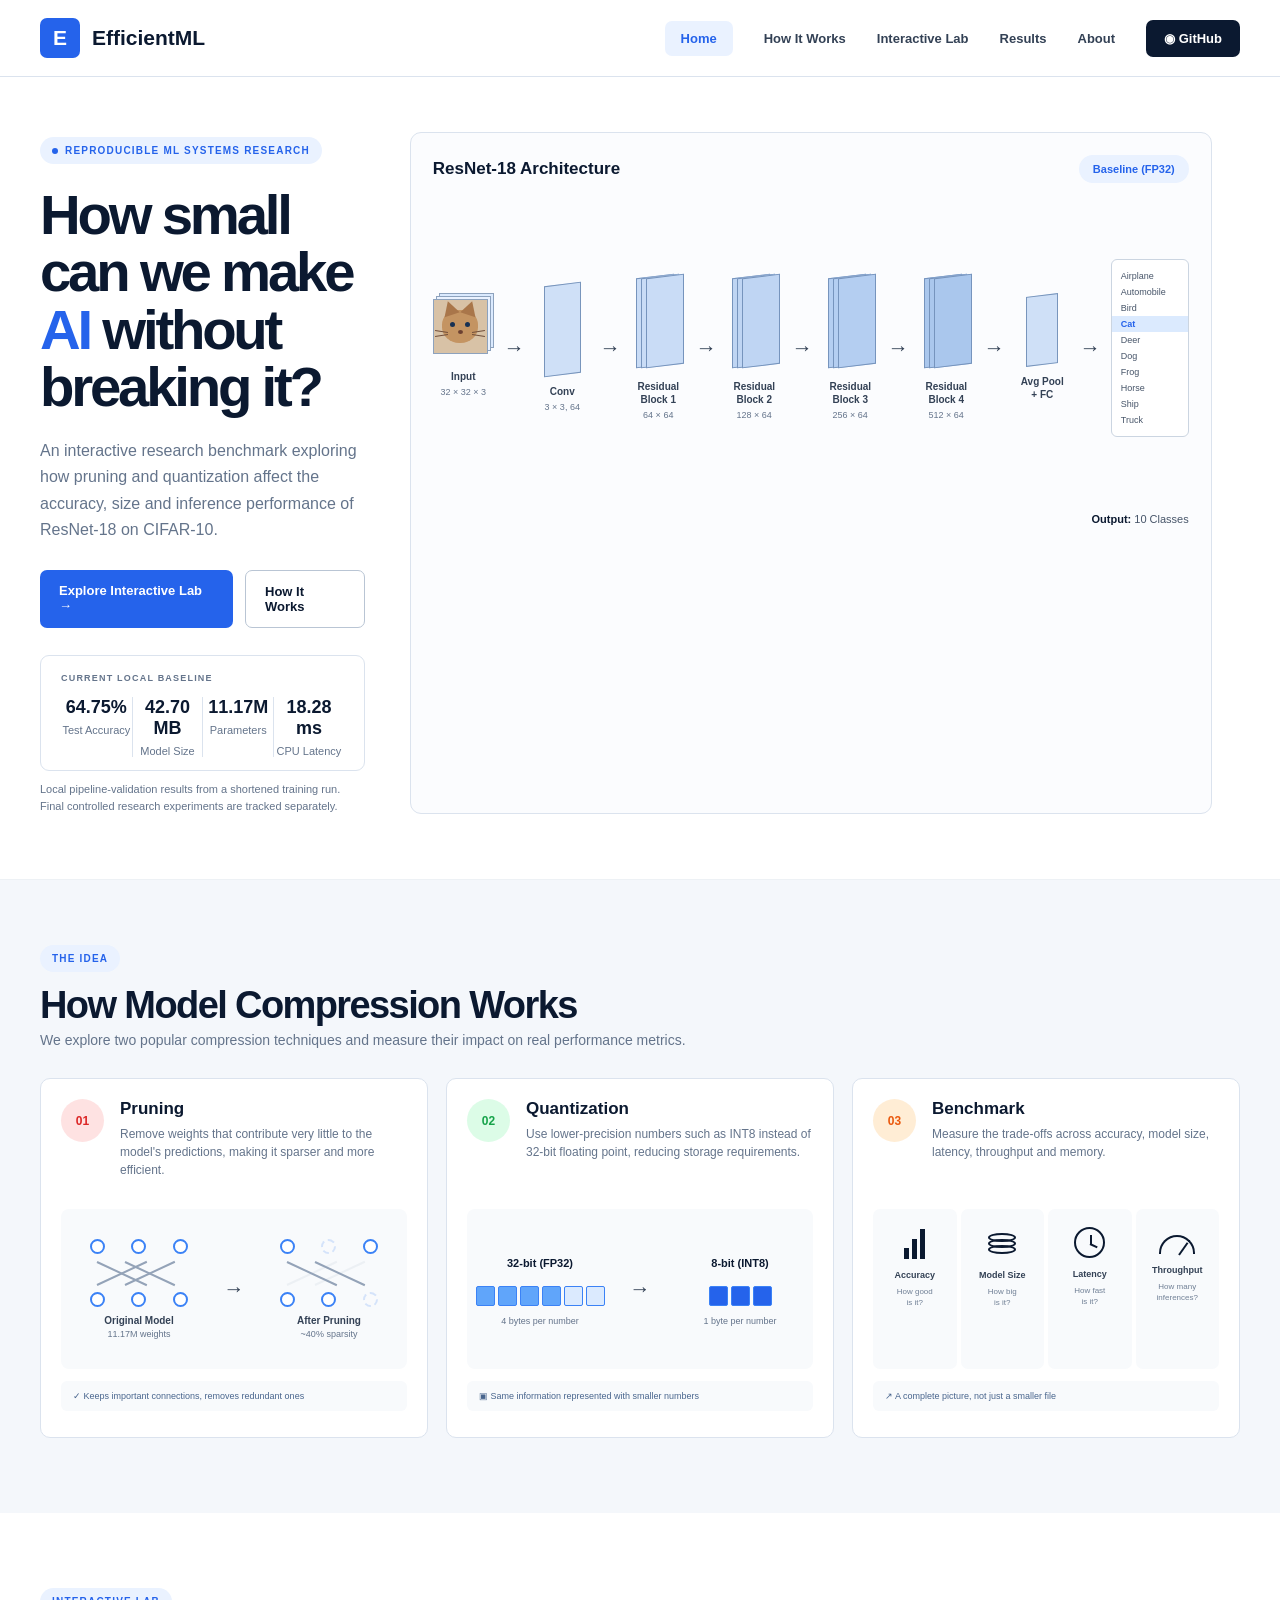
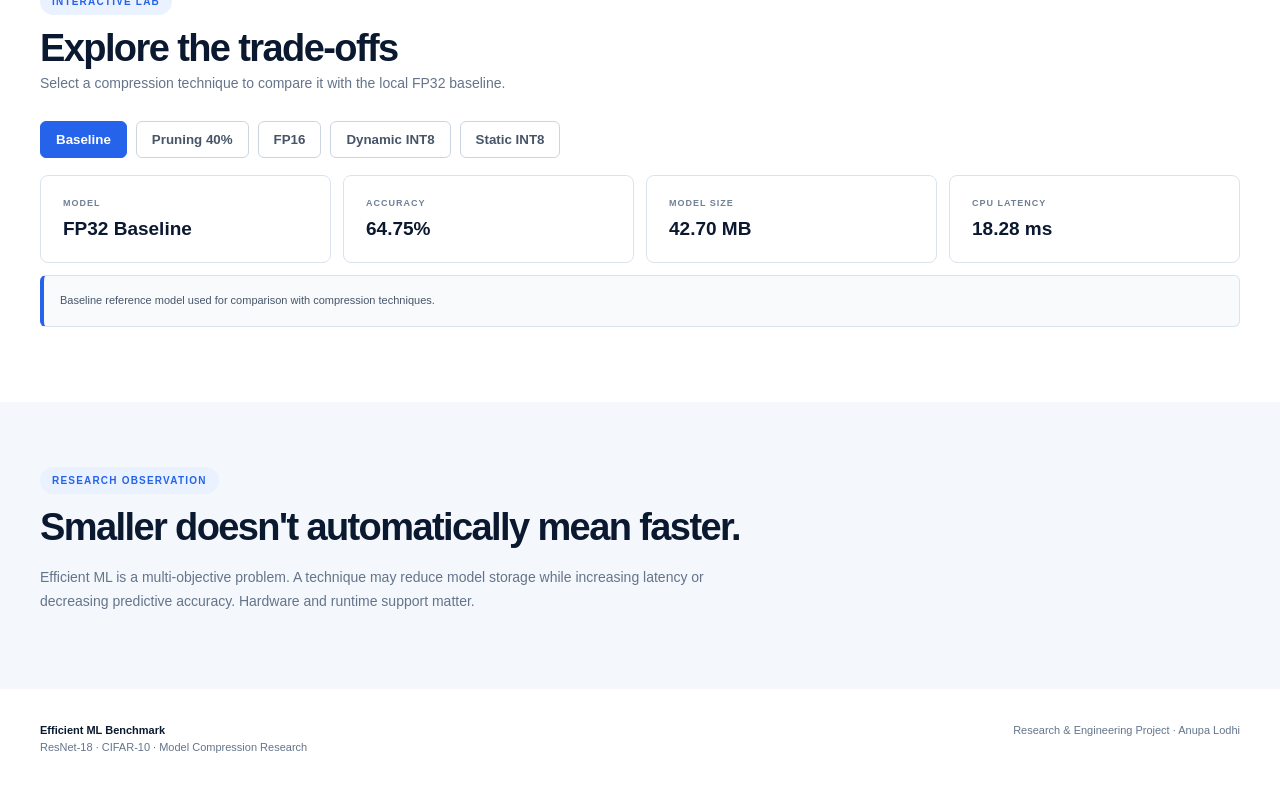
<file: frontend/index.html>
<!DOCTYPE html>
<html lang="en">
<head>
  <meta charset="UTF-8">
  <meta name="viewport" content="width=device-width, initial-scale=1.0">
  <meta name="description" content="Interactive Efficient ML benchmark for pruning and quantization research.">
  <title>Efficient ML Benchmark</title>
  <link rel="stylesheet" href="css/style.css">
<link rel="icon" href="data:image/svg+xml,<svg xmlns=%22http://www.w3.org/2000/svg%22 viewBox=%220 0 100 100%22><text y=%22.9em%22 font-size=%2290%22>E</text></svg>">
</head>

<body>

<header>
  <nav class="navbar">
    <div class="brand">
      <div class="brand-icon">E</div>
      <span>EfficientML</span>
    </div>

    <div class="nav-links">
      <a class="nav-active" href="#">Home</a>
      <a href="how-it-works.html">How It Works</a>
      <a href="lab.html">Interactive Lab</a>
      <a href="results.html">Results</a>
      <a href="about.html">About</a>
      <a class="github"
         href="https://github.com/AnupaLodhi/efficient-ml-benchmark"
         target="_blank" rel="noopener">◉ GitHub</a>
    </div>
  </nav>
</header>


<main>

<!-- HERO -->
<section class="hero">

  <div class="hero-left">

    <div class="badge">
      <span></span>
      REPRODUCIBLE ML SYSTEMS RESEARCH
    </div>

    <h1>
      How small can we make
      <em>AI</em> without breaking it?
    </h1>

    <p class="subtitle">
      An interactive research benchmark exploring how pruning and
      quantization affect the accuracy, size and inference performance
      of ResNet-18 on CIFAR-10.
    </p>

    <div class="actions">
      <a class="primary" href="lab.html">Explore Interactive Lab →</a>
      <a class="secondary" href="how-it-works.html">How It Works</a>
    </div>

    <div class="baseline-box">

      <p class="small-label">CURRENT LOCAL BASELINE</p>

      <div class="metrics">
        <div>
          <strong>64.75%</strong>
          <span>Test Accuracy</span>
        </div>

        <div>
          <strong>42.70 MB</strong>
          <span>Model Size</span>
        </div>

        <div>
          <strong>11.17M</strong>
          <span>Parameters</span>
        </div>

        <div>
          <strong>18.28 ms</strong>
          <span>CPU Latency</span>
        </div>
      </div>

    </div>

    <p class="research-note">
      Local pipeline-validation results from a shortened training run.<br>
      Final controlled research experiments are tracked separately.
    </p>

  </div>


  <!-- RESNET DIAGRAM -->
  <div class="architecture-card">

    <div class="architecture-header">
      <h3>ResNet-18 Architecture</h3>
      <span>Baseline (FP32)</span>
    </div>

    <div class="architecture-flow">

      <!-- CAT INPUT -->
      <div class="arch-stage input-stage">

        <div class="image-stack">
          <div class="stack-back"></div>
          <div class="stack-middle"></div>

          <div class="cat-image">
            <div class="cat-head">
              <div class="ear left-ear"></div>
              <div class="ear right-ear"></div>

              <div class="cat-eye eye-left"></div>
              <div class="cat-eye eye-right"></div>

              <div class="cat-nose"></div>

              <div class="whisker w1"></div>
              <div class="whisker w2"></div>
              <div class="whisker w3"></div>
              <div class="whisker w4"></div>
            </div>
          </div>
        </div>

        <strong>Input</strong>
        <span>32 × 32 × 3</span>

      </div>

      <div class="arrow">→</div>


      <!-- CONV -->
      <div class="arch-stage">
        <div class="tensor tensor-one"></div>
        <strong>Conv</strong>
        <span>3 × 3, 64</span>
      </div>

      <div class="arrow">→</div>


      <!-- RES BLOCK 1 -->
      <div class="arch-stage">
        <div class="tensor-stack">
          <i></i><i></i><i></i>
        </div>
        <strong>Residual<br>Block 1</strong>
        <span>64 × 64</span>
      </div>

      <div class="arrow">→</div>


      <!-- RES BLOCK 2 -->
      <div class="arch-stage">
        <div class="tensor-stack medium">
          <i></i><i></i><i></i>
        </div>
        <strong>Residual<br>Block 2</strong>
        <span>128 × 64</span>
      </div>

      <div class="arrow">→</div>


      <!-- RES BLOCK 3 -->
      <div class="arch-stage">
        <div class="tensor-stack dark">
          <i></i><i></i><i></i>
        </div>
        <strong>Residual<br>Block 3</strong>
        <span>256 × 64</span>
      </div>

      <div class="arrow">→</div>


      <!-- RES BLOCK 4 -->
      <div class="arch-stage">
        <div class="tensor-stack darker">
          <i></i><i></i><i></i>
        </div>
        <strong>Residual<br>Block 4</strong>
        <span>512 × 64</span>
      </div>

      <div class="arrow">→</div>


      <!-- FC -->
      <div class="arch-stage">
        <div class="tensor small-tensor"></div>
        <strong>Avg Pool<br>+ FC</strong>
      </div>

      <div class="arrow">→</div>


      <!-- OUTPUT -->
      <div class="classes">

        <span>Airplane</span>
        <span>Automobile</span>
        <span>Bird</span>
        <span class="selected-class">Cat</span>
        <span>Deer</span>
        <span>Dog</span>
        <span>Frog</span>
        <span>Horse</span>
        <span>Ship</span>
        <span>Truck</span>

      </div>

    </div>

    <div class="architecture-output">
      <strong>Output:</strong> 10 Classes
    </div>

  </div>

</section>


<!-- HOW COMPRESSION WORKS -->
<section id="how" class="how-section">

  <div class="section-container">

    <div class="section-tag">THE IDEA</div>

    <h2>How Model Compression Works</h2>

    <p class="section-subtitle">
      We explore two popular compression techniques and measure their
      impact on real performance metrics.
    </p>


    <div class="concept-grid">

      <!-- PRUNING -->
      <article class="concept-card">

        <div class="concept-top">
          <div class="number red">01</div>

          <div>
            <h3>Pruning</h3>
            <p>
              Remove weights that contribute very little to the model's
              predictions, making it sparser and more efficient.
            </p>
          </div>
        </div>


        <div class="pruning-diagram">

          <div class="mini-network">

            <div class="mini-row">
              <i></i><i></i><i></i>
            </div>

            <div class="network-lines">
              <b></b><b></b><b></b><b></b>
            </div>

            <div class="mini-row">
              <i></i><i></i><i></i>
            </div>

            <span>Original Model</span>
            <small>11.17M weights</small>

          </div>


          <div class="diagram-arrow">→</div>


          <div class="mini-network pruned">

            <div class="mini-row">
              <i></i><i class="removed"></i><i></i>
            </div>

            <div class="network-lines">
              <b></b><b class="removed-line"></b>
              <b></b><b class="removed-line"></b>
            </div>

            <div class="mini-row">
              <i></i><i></i><i class="removed"></i>
            </div>

            <span>After Pruning</span>
            <small>~40% sparsity</small>

          </div>

        </div>

        <div class="card-insight">
          ✓ Keeps important connections, removes redundant ones
        </div>

      </article>


      <!-- QUANTIZATION -->
      <article class="concept-card">

        <div class="concept-top">
          <div class="number green">02</div>

          <div>
            <h3>Quantization</h3>
            <p>
              Use lower-precision numbers such as INT8 instead of
              32-bit floating point, reducing storage requirements.
            </p>
          </div>
        </div>


        <div class="quant-diagram">

          <div class="precision-group">
            <strong>32-bit (FP32)</strong>

            <div class="bits fp32-bits">
              <i></i><i></i><i></i><i></i><i></i><i></i>
            </div>

            <span>4 bytes per number</span>
          </div>


          <div class="diagram-arrow">→</div>


          <div class="precision-group">
            <strong>8-bit (INT8)</strong>

            <div class="bits int8-bits">
              <i></i><i></i><i></i>
            </div>

            <span>1 byte per number</span>
          </div>

        </div>

        <div class="card-insight">
          ▣ Same information represented with smaller numbers
        </div>

      </article>


      <!-- BENCHMARK -->
      <article class="concept-card">

        <div class="concept-top">
          <div class="number orange">03</div>

          <div>
            <h3>Benchmark</h3>
            <p>
              Measure the trade-offs across accuracy, model size,
              latency, throughput and memory.
            </p>
          </div>
        </div>


        <div class="benchmark-diagram">

          <div class="benchmark-item">
            <div class="bars">
              <i></i><i></i><i></i>
            </div>
            <strong>Accuracy</strong>
            <span>How good<br>is it?</span>
          </div>


          <div class="benchmark-item">
            <div class="database-icon">
              <i></i><i></i><i></i>
            </div>
            <strong>Model Size</strong>
            <span>How big<br>is it?</span>
          </div>


          <div class="benchmark-item">
            <div class="clock-icon">
              <i></i>
            </div>
            <strong>Latency</strong>
            <span>How fast<br>is it?</span>
          </div>


          <div class="benchmark-item">
            <div class="speed-icon">
              <i></i>
            </div>
            <strong>Throughput</strong>
            <span>How many<br>inferences?</span>
          </div>

        </div>

        <div class="card-insight">
          ↗ A complete picture, not just a smaller file
        </div>

      </article>

    </div>

  </div>

</section>


<!-- INTERACTIVE LAB -->
<section id="lab" class="lab-section">

  <div class="section-tag">INTERACTIVE LAB</div>

  <h2>Explore the trade-offs</h2>

  <p class="section-subtitle">
    Select a compression technique to compare it with the local FP32 baseline.
  </p>


  <div class="techniques">
    <button class="tech active-tech" data-tech="baseline">Baseline</button>
    <button class="tech" data-tech="pruning">Pruning 40%</button>
    <button class="tech" data-tech="fp16">FP16</button>
    <button class="tech" data-tech="dynamic">Dynamic INT8</button>
    <button class="tech" data-tech="static">Static INT8</button>
  </div>


  <div class="comparison">

    <div class="comparison-card">
      <span>MODEL</span>
      <strong id="techName">FP32 Baseline</strong>
    </div>

    <div class="comparison-card">
      <span>ACCURACY</span>
      <strong id="accuracy">64.75%</strong>
    </div>

    <div class="comparison-card">
      <span>MODEL SIZE</span>
      <strong id="size">42.70 MB</strong>
    </div>

    <div class="comparison-card">
      <span>CPU LATENCY</span>
      <strong id="latency">18.28 ms</strong>
    </div>

  </div>

  <div id="finding" class="finding">
    Baseline reference model used for comparison with compression techniques.
  </div>

</section>


<!-- RESULTS -->
<section id="results" class="results-section">

  <div class="section-container">

    <div class="section-tag">RESEARCH OBSERVATION</div>

    <h2>Smaller doesn't automatically mean faster.</h2>

    <p>
      Efficient ML is a multi-objective problem. A technique may reduce
      model storage while increasing latency or decreasing predictive
      accuracy. Hardware and runtime support matter.
    </p>

  </div>

</section>


<section id="about" class="about-section">

  <div>
    <strong>Efficient ML Benchmark</strong>
    <span>ResNet-18 · CIFAR-10 · Model Compression Research</span>
  </div>

  <p>Research & Engineering Project · Anupa Lodhi</p>

</section>

</main>

<script src="js/app.js"></script>

</body>
</html>
</file>
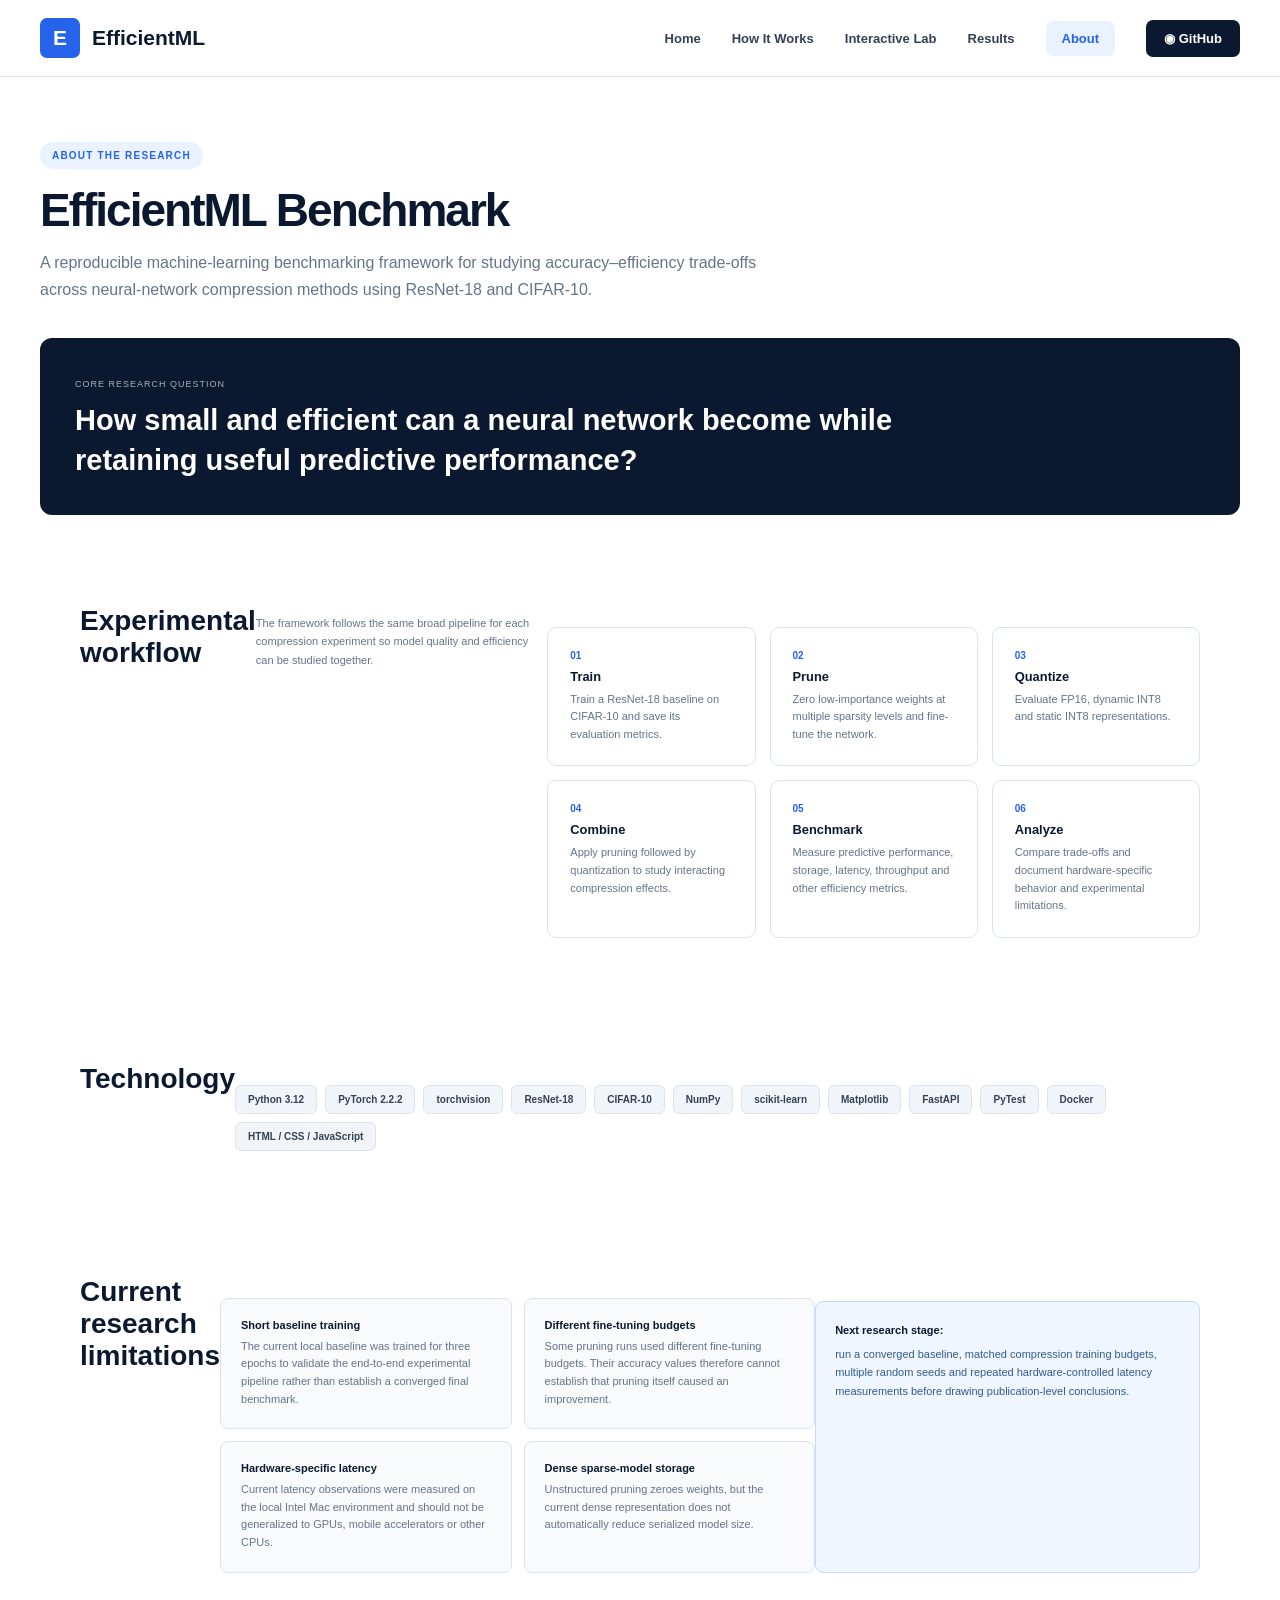
<file: frontend/about.html>
<!DOCTYPE html>
<html lang="en">
<head>
<meta charset="UTF-8">
<meta name="viewport" content="width=device-width,initial-scale=1">
<title>About | EfficientML</title>
<link rel="stylesheet" href="css/style.css">
<link rel="icon" href="data:image/svg+xml,<svg xmlns=%22http://www.w3.org/2000/svg%22 viewBox=%220 0 100 100%22><text y=%22.9em%22 font-size=%2290%22>E</text></svg>">

<style>
.about-page {
  width: min(1200px, calc(100% - 80px));
  margin: auto;
  padding: 65px 0;
}

.about-page h1 {
  margin-top: 14px;
  color: #0b1930;
  font-size: 46px;
  letter-spacing: -2px;
}

.intro {
  max-width: 760px;
  margin-top: 12px;
  color: #64748b;
  line-height: 1.7;
}

.question {
  margin-top: 35px;
  padding: 35px;
  color: white;
  background: #0b1930;
  border-radius: 12px;
}

.question span {
  font-size: 9px;
  letter-spacing: 1px;
  opacity: .65;
}

.question h2 {
  max-width: 850px;
  margin-top: 10px;
  font-size: 29px;
  line-height: 1.35;
}

.about-section {
  margin-top: 55px;
}

.about-section h2 {
  color: #0b1930;
  font-size: 28px;
}

.about-section > p {
  max-width: 780px;
  margin-top: 9px;
  color: #64748b;
  line-height: 1.7;
}

.method-grid {
  margin-top: 22px;
  display: grid;
  grid-template-columns: repeat(3,1fr);
  gap: 14px;
}

.method {
  padding: 22px;
  border: 1px solid #dbe3ee;
  border-radius: 9px;
  background: white;
}

.method span {
  color: #2563eb;
  font-size: 10px;
  font-weight: 800;
}

.method h3 {
  margin-top: 8px;
  color: #0b1930;
}

.method p {
  margin-top: 7px;
  color: #64748b;
  font-size: 11px;
  line-height: 1.6;
}

.stack {
  margin-top: 22px;
  display: flex;
  flex-wrap: wrap;
  gap: 8px;
}

.stack span {
  padding: 8px 12px;
  color: #334155;
  background: #f1f5f9;
  border: 1px solid #dbe3ee;
  border-radius: 6px;
  font-size: 10px;
  font-weight: 700;
}

.limitations {
  margin-top: 22px;
  display: grid;
  grid-template-columns: repeat(2,1fr);
  gap: 12px;
}

.limit {
  padding: 20px;
  background: #f8fafc;
  border: 1px solid #dbe3ee;
  border-radius: 8px;
}

.limit strong {
  color: #0b1930;
}

.limit p {
  margin-top: 7px;
  color: #64748b;
  font-size: 11px;
  line-height: 1.6;
}

.final-note {
  margin-top: 25px;
  padding: 19px;
  color: #315b92;
  background: #eff6ff;
  border: 1px solid #bfdbfe;
  border-radius: 8px;
  font-size: 11px;
  line-height: 1.7;
}

@media(max-width:800px) {
  .about-page {
    width: calc(100% - 32px);
  }

  .method-grid,
  .limitations {
    grid-template-columns: 1fr;
  }
}
</style>
</head>

<body>

<header>
<nav class="navbar">

<div class="brand">
<div class="brand-icon">E</div>
<span>EfficientML</span>
</div>

<div class="nav-links">
<a href="index.html">Home</a>
<a href="how-it-works.html">How It Works</a>
<a href="lab.html">Interactive Lab</a>
<a href="results.html">Results</a>
<a class="nav-active" href="about.html">About</a>
<a class="github"
href="https://github.com/AnupaLodhi/efficient-ml-benchmark"
target="_blank">◉ GitHub</a>
</div>

</nav>
</header>


<main class="about-page">

<div class="section-tag">ABOUT THE RESEARCH</div>

<h1>EfficientML Benchmark</h1>

<p class="intro">
A reproducible machine-learning benchmarking framework for studying
accuracy–efficiency trade-offs across neural-network compression methods
using ResNet-18 and CIFAR-10.
</p>


<div class="question">

<span>CORE RESEARCH QUESTION</span>

<h2>
How small and efficient can a neural network become while retaining
useful predictive performance?
</h2>

</div>


<section class="about-section">

<h2>Experimental workflow</h2>

<p>
The framework follows the same broad pipeline for each compression
experiment so model quality and efficiency can be studied together.
</p>

<div class="method-grid">

<div class="method">
<span>01</span>
<h3>Train</h3>
<p>
Train a ResNet-18 baseline on CIFAR-10 and save its evaluation metrics.
</p>
</div>

<div class="method">
<span>02</span>
<h3>Prune</h3>
<p>
Zero low-importance weights at multiple sparsity levels and fine-tune the network.
</p>
</div>

<div class="method">
<span>03</span>
<h3>Quantize</h3>
<p>
Evaluate FP16, dynamic INT8 and static INT8 representations.
</p>
</div>

<div class="method">
<span>04</span>
<h3>Combine</h3>
<p>
Apply pruning followed by quantization to study interacting compression effects.
</p>
</div>

<div class="method">
<span>05</span>
<h3>Benchmark</h3>
<p>
Measure predictive performance, storage, latency, throughput and other efficiency metrics.
</p>
</div>

<div class="method">
<span>06</span>
<h3>Analyze</h3>
<p>
Compare trade-offs and document hardware-specific behavior and experimental limitations.
</p>
</div>

</div>

</section>


<section class="about-section">

<h2>Technology</h2>

<div class="stack">
<span>Python 3.12</span>
<span>PyTorch 2.2.2</span>
<span>torchvision</span>
<span>ResNet-18</span>
<span>CIFAR-10</span>
<span>NumPy</span>
<span>scikit-learn</span>
<span>Matplotlib</span>
<span>FastAPI</span>
<span>PyTest</span>
<span>Docker</span>
<span>HTML / CSS / JavaScript</span>
</div>

</section>


<section class="about-section">

<h2>Current research limitations</h2>

<div class="limitations">

<div class="limit">
<strong>Short baseline training</strong>
<p>
The current local baseline was trained for three epochs to validate the
end-to-end experimental pipeline rather than establish a converged final benchmark.
</p>
</div>

<div class="limit">
<strong>Different fine-tuning budgets</strong>
<p>
Some pruning runs used different fine-tuning budgets. Their accuracy
values therefore cannot establish that pruning itself caused an improvement.
</p>
</div>

<div class="limit">
<strong>Hardware-specific latency</strong>
<p>
Current latency observations were measured on the local Intel Mac environment
and should not be generalized to GPUs, mobile accelerators or other CPUs.
</p>
</div>

<div class="limit">
<strong>Dense sparse-model storage</strong>
<p>
Unstructured pruning zeroes weights, but the current dense representation
does not automatically reduce serialized model size.
</p>
</div>

</div>

<div class="final-note">
<strong>Next research stage:</strong>
run a converged baseline, matched compression training budgets,
multiple random seeds and repeated hardware-controlled latency measurements
before drawing publication-level conclusions.
</div>

</section>

</main>

</body>
</html>
</file>
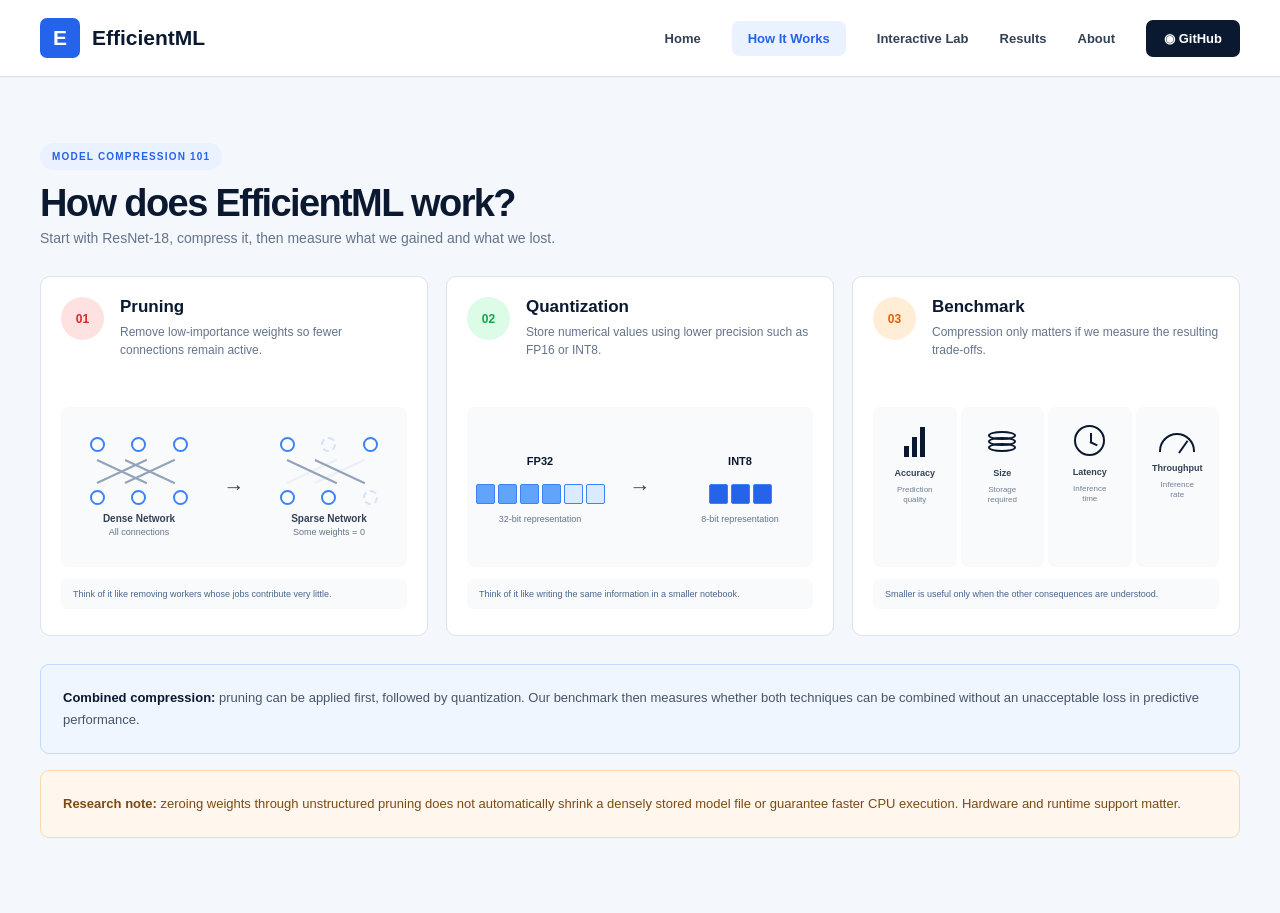
<file: frontend/how-it-works.html>
<!DOCTYPE html>
<html lang="en">
<head>
<meta charset="UTF-8">
<meta name="viewport" content="width=device-width, initial-scale=1.0">
<title>How It Works | EfficientML</title>
<link rel="stylesheet" href="css/style.css">
<link rel="icon" href="data:image/svg+xml,<svg xmlns=%22http://www.w3.org/2000/svg%22 viewBox=%220 0 100 100%22><text y=%22.9em%22 font-size=%2290%22>E</text></svg>">
</head>

<body>

<header>
<nav class="navbar">
  <div class="brand">
    <div class="brand-icon">E</div>
    <span>EfficientML</span>
  </div>

  <div class="nav-links">
    <a href="index.html">Home</a>
    <a class="nav-active" href="how-it-works.html">How It Works</a>
    <a href="lab.html">Interactive Lab</a>
    <a href="results.html">Results</a>
    <a href="about.html">About</a>
    <a class="github"
       href="https://github.com/AnupaLodhi/efficient-ml-benchmark"
       target="_blank">◉ GitHub</a>
  </div>
</nav>
</header>


<main>

<section class="how-section">
<div class="section-container">

  <div class="section-tag">MODEL COMPRESSION 101</div>

  <h2>How does EfficientML work?</h2>

  <p class="section-subtitle">
    Start with ResNet-18, compress it, then measure what we gained
    and what we lost.
  </p>


  <div class="concept-grid">

    <article class="concept-card">

      <div class="concept-top">
        <div class="number red">01</div>

        <div>
          <h3>Pruning</h3>
          <p>
            Remove low-importance weights so fewer connections remain active.
          </p>
        </div>
      </div>

      <div class="pruning-diagram">

        <div class="mini-network">

          <div class="mini-row">
            <i></i><i></i><i></i>
          </div>

          <div class="network-lines">
            <b></b><b></b><b></b><b></b>
          </div>

          <div class="mini-row">
            <i></i><i></i><i></i>
          </div>

          <span>Dense Network</span>
          <small>All connections</small>

        </div>

        <div class="diagram-arrow">→</div>

        <div class="mini-network pruned">

          <div class="mini-row">
            <i></i><i class="removed"></i><i></i>
          </div>

          <div class="network-lines">
            <b></b>
            <b class="removed-line"></b>
            <b></b>
            <b class="removed-line"></b>
          </div>

          <div class="mini-row">
            <i></i><i></i><i class="removed"></i>
          </div>

          <span>Sparse Network</span>
          <small>Some weights = 0</small>

        </div>

      </div>

      <div class="card-insight">
        Think of it like removing workers whose jobs contribute very little.
      </div>

    </article>


    <article class="concept-card">

      <div class="concept-top">
        <div class="number green">02</div>

        <div>
          <h3>Quantization</h3>
          <p>
            Store numerical values using lower precision such as FP16 or INT8.
          </p>
        </div>
      </div>

      <div class="quant-diagram">

        <div class="precision-group">
          <strong>FP32</strong>

          <div class="bits fp32-bits">
            <i></i><i></i><i></i><i></i><i></i><i></i>
          </div>

          <span>32-bit representation</span>
        </div>

        <div class="diagram-arrow">→</div>

        <div class="precision-group">
          <strong>INT8</strong>

          <div class="bits int8-bits">
            <i></i><i></i><i></i>
          </div>

          <span>8-bit representation</span>
        </div>

      </div>

      <div class="card-insight">
        Think of it like writing the same information in a smaller notebook.
      </div>

    </article>


    <article class="concept-card">

      <div class="concept-top">
        <div class="number orange">03</div>

        <div>
          <h3>Benchmark</h3>
          <p>
            Compression only matters if we measure the resulting trade-offs.
          </p>
        </div>
      </div>

      <div class="benchmark-diagram">

        <div class="benchmark-item">
          <div class="bars"><i></i><i></i><i></i></div>
          <strong>Accuracy</strong>
          <span>Prediction<br>quality</span>
        </div>

        <div class="benchmark-item">
          <div class="database-icon"><i></i><i></i><i></i></div>
          <strong>Size</strong>
          <span>Storage<br>required</span>
        </div>

        <div class="benchmark-item">
          <div class="clock-icon"></div>
          <strong>Latency</strong>
          <span>Inference<br>time</span>
        </div>

        <div class="benchmark-item">
          <div class="speed-icon"></div>
          <strong>Throughput</strong>
          <span>Inference<br>rate</span>
        </div>

      </div>

      <div class="card-insight">
        Smaller is useful only when the other consequences are understood.
      </div>

    </article>

  </div>


  <div style="
    margin-top:28px;
    padding:22px;
    background:#eff6ff;
    border:1px solid #bfdbfe;
    border-radius:9px;
    line-height:1.7;
    color:#475569;
    font-size:13px;
  ">

    <strong style="color:#0b1930;">Combined compression:</strong>

    pruning can be applied first, followed by quantization. Our benchmark
    then measures whether both techniques can be combined without an
    unacceptable loss in predictive performance.

  </div>


  <div style="
    margin-top:16px;
    padding:22px;
    background:#fff7ed;
    border:1px solid #fed7aa;
    border-radius:9px;
    line-height:1.7;
    color:#7c4a12;
    font-size:13px;
  ">

    <strong>Research note:</strong>

    zeroing weights through unstructured pruning does not automatically
    shrink a densely stored model file or guarantee faster CPU execution.
    Hardware and runtime support matter.

  </div>

</div>
</section>

</main>

</body>
</html>
</file>
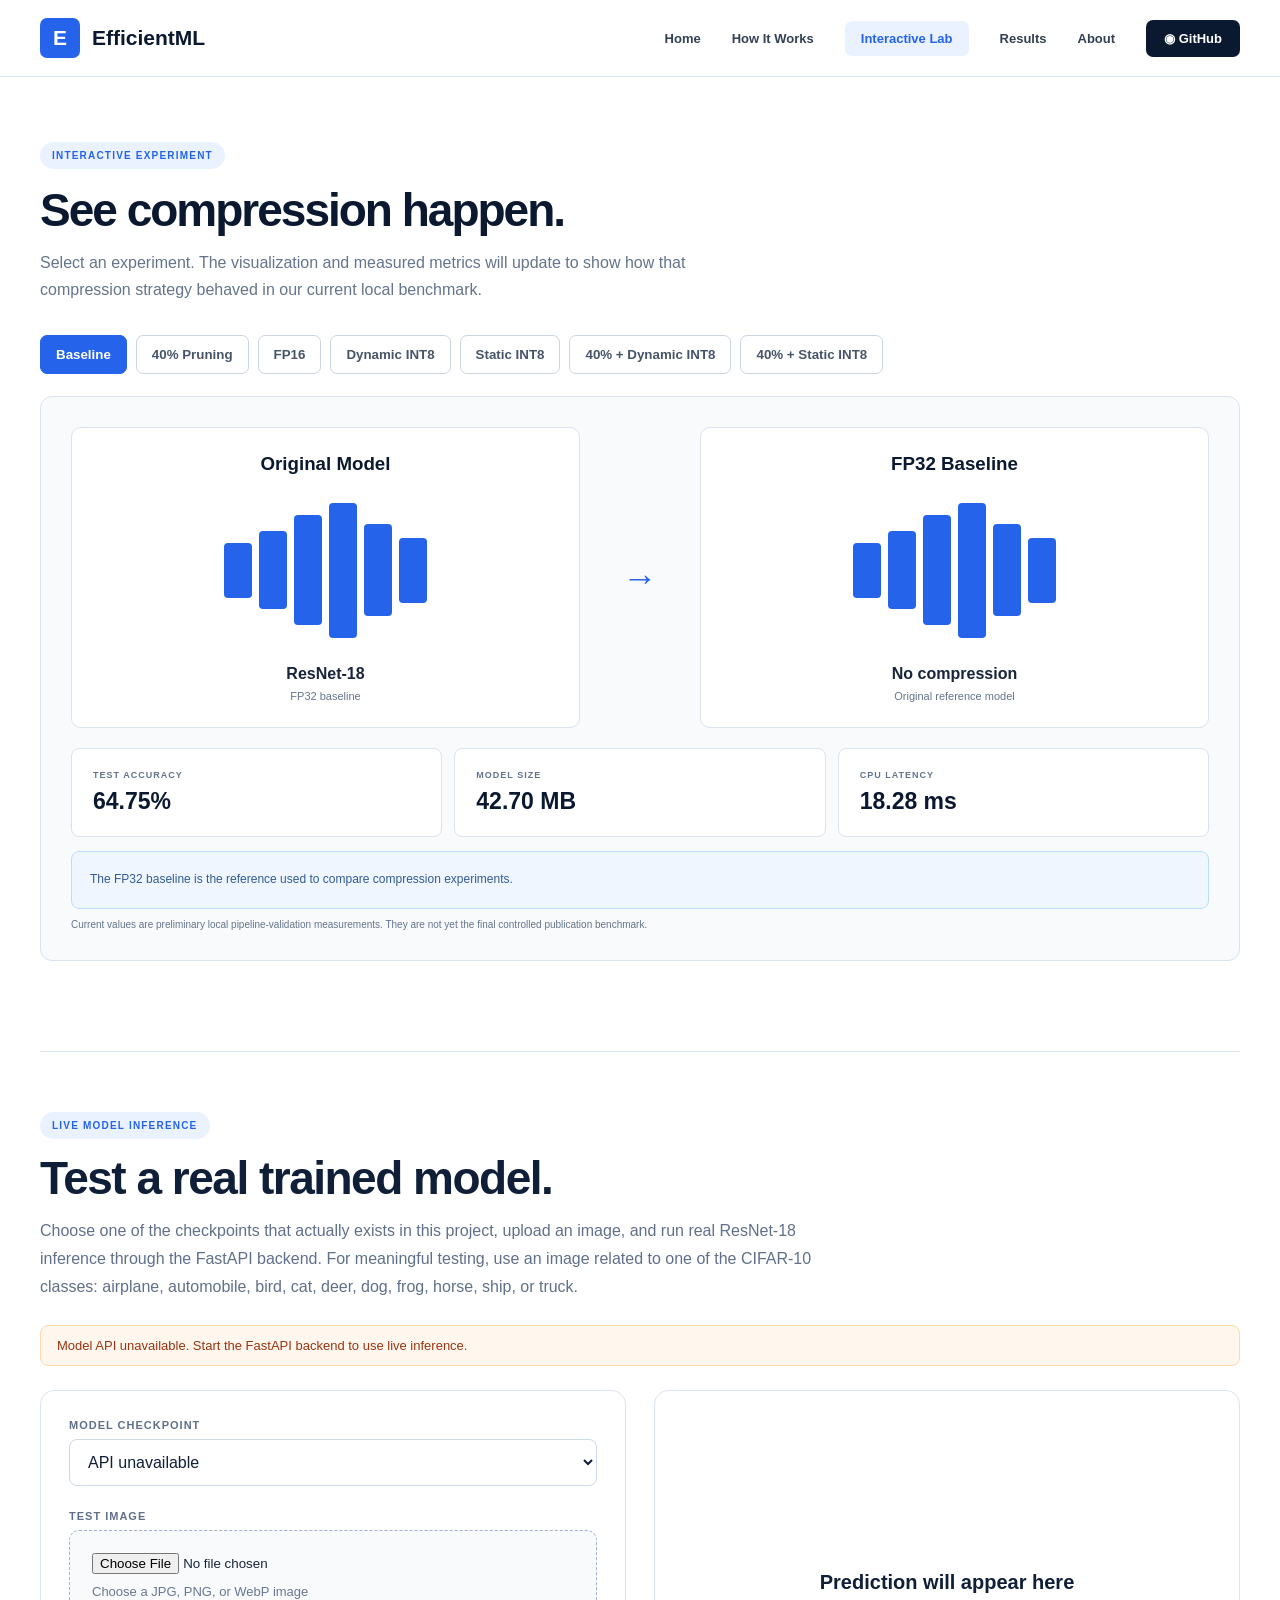
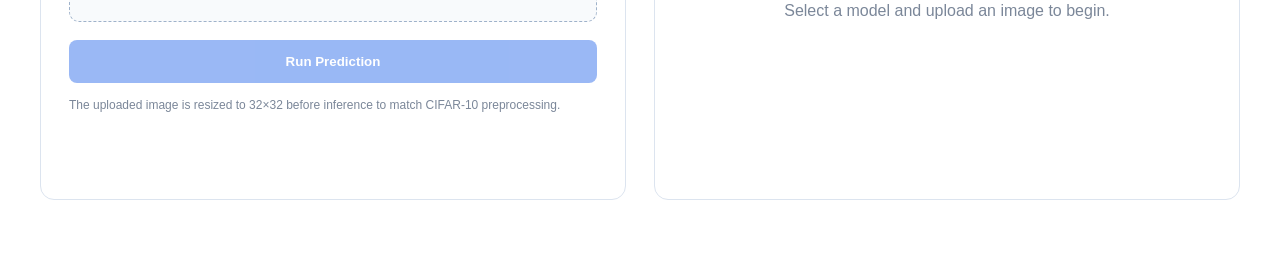
<file: frontend/lab.html>
<!DOCTYPE html>
<html lang="en">
<head>
<meta charset="UTF-8">
<meta name="viewport" content="width=device-width,initial-scale=1">
<title>Interactive Lab | EfficientML</title>
<link rel="stylesheet" href="css/style.css">
<link rel="icon" href="data:image/svg+xml,<svg xmlns=%22http://www.w3.org/2000/svg%22 viewBox=%220 0 100 100%22><text y=%22.9em%22 font-size=%2290%22>E</text></svg>">

<style>
.lab-page {
  width: min(1200px, calc(100% - 80px));
  margin: auto;
  padding: 65px 0;
}

.lab-title {
  margin-top: 14px;
  color: #0b1930;
  font-size: 46px;
  letter-spacing: -2px;
}

.lab-description {
  max-width: 720px;
  margin-top: 12px;
  color: #64748b;
  line-height: 1.7;
}

.lab-controls {
  display: flex;
  flex-wrap: wrap;
  gap: 9px;
  margin-top: 32px;
}

.lab-btn {
  padding: 11px 15px;
  color: #475569;
  background: white;
  border: 1px solid #cbd5e1;
  border-radius: 7px;
  cursor: pointer;
  font-weight: 650;
}

.lab-btn:hover,
.lab-btn.selected {
  color: white;
  background: #2563eb;
  border-color: #2563eb;
}

.workspace {
  margin-top: 22px;
  padding: 30px;
  background: #f8fafc;
  border: 1px solid #dbe3ee;
  border-radius: 12px;
}

.model-comparison {
  display: grid;
  grid-template-columns: 1fr 80px 1fr;
  align-items: center;
  gap: 20px;
}

.model-card {
  padding: 25px;
  text-align: center;
  background: white;
  border: 1px solid #dbe3ee;
  border-radius: 10px;
}

.model-card h3 {
  color: #0b1930;
}

.model-card p {
  margin-top: 7px;
  color: #64748b;
  font-size: 11px;
}

.network {
  height: 150px;
  margin: 20px auto;
  display: flex;
  justify-content: center;
  align-items: center;
  gap: 7px;
}

.network i {
  width: 28px;
  display: block;
  background: #2563eb;
  border-radius: 4px;
  transition: .25s;
}

.network i:nth-child(1) { height: 55px; }
.network i:nth-child(2) { height: 78px; }
.network i:nth-child(3) { height: 110px; }
.network i:nth-child(4) { height: 135px; }
.network i:nth-child(5) { height: 92px; }
.network i:nth-child(6) { height: 65px; }

.network.pruned i:nth-child(2),
.network.pruned i:nth-child(5) {
  opacity: .16;
  border: 1px dashed #2563eb;
}

.network.quantized i {
  width: 18px;
}

.network.static i {
  width: 13px;
}

.network.combined i:nth-child(2),
.network.combined i:nth-child(5) {
  opacity: .16;
}

.network.combined i {
  width: 16px;
}

.big-arrow {
  text-align: center;
  color: #2563eb;
  font-size: 35px;
  font-weight: 800;
}

.metric-grid {
  display: grid;
  grid-template-columns: repeat(3,1fr);
  gap: 12px;
  margin-top: 20px;
}

.metric-card {
  padding: 21px;
  background: white;
  border: 1px solid #dbe3ee;
  border-radius: 8px;
}

.metric-card span {
  display: block;
  color: #64748b;
  font-size: 9px;
  font-weight: 800;
  letter-spacing: 1px;
}

.metric-card strong {
  display: block;
  margin-top: 8px;
  color: #0b1930;
  font-size: 23px;
}

.explanation {
  margin-top: 14px;
  padding: 18px;
  color: #315b92;
  background: #eff6ff;
  border: 1px solid #bfdbfe;
  border-radius: 8px;
  font-size: 12px;
  line-height: 1.65;
}

.caveat {
  margin-top: 10px;
  color: #64748b;
  font-size: 10px;
}

@media(max-width:800px) {
  .lab-page {
    width: calc(100% - 32px);
  }

  .model-comparison {
    grid-template-columns: 1fr;
  }

  .big-arrow {
    transform: rotate(90deg);
  }

  .metric-grid {
    grid-template-columns: 1fr;
  }
}
</style>

<style>
.live-inference {
  margin-top: 90px;
  padding-top: 60px;
  border-top: 1px solid #dce4ef;
}

.live-inference h2 {
  margin: 12px 0 12px;
  font-size: clamp(30px, 4vw, 46px);
  color: #0f1f38;
  letter-spacing: -1.5px;
}

.inference-intro {
  max-width: 820px;
  color: #60708a;
  line-height: 1.75;
  margin-bottom: 24px;
}

.inference-status {
  padding: 12px 16px;
  border: 1px solid #bfdbfe;
  background: #eff6ff;
  color: #315b92;
  border-radius: 8px;
  margin: 22px 0;
  font-size: 13px;
}

.inference-workspace {
  display: grid;
  grid-template-columns: 1fr 1fr;
  gap: 28px;
  margin-top: 24px;
}

.inference-input,
.prediction-panel {
  border: 1px solid #dce4ef;
  border-radius: 14px;
  background: #ffffff;
  padding: 28px;
  min-height: 410px;
}

.inference-input label {
  display: block;
  margin: 0 0 8px;
  color: #60708a;
  font-size: 11px;
  font-weight: 800;
  letter-spacing: 1px;
}

#modelSelect {
  width: 100%;
  padding: 13px 14px;
  margin-bottom: 24px;
  border: 1px solid #cfd9e8;
  border-radius: 8px;
  background: white;
  color: #0f1f38;
  font: inherit;
}

.upload-box {
  border: 1px dashed #9fb2ca;
  border-radius: 10px;
  padding: 22px;
  background: #f8fafc;
}

#imageInput {
  width: 100%;
  margin-bottom: 10px;
}

#uploadMessage {
  color: #687890;
  font-size: 13px;
}

.preview-wrap {
  margin-top: 18px;
  padding: 14px;
  border: 1px solid #e0e7f0;
  border-radius: 10px;
  text-align: center;
  background: #f8fafc;
}

#imagePreview {
  display: block;
  max-width: 220px;
  max-height: 220px;
  margin: auto;
  border-radius: 8px;
  image-rendering: auto;
}

.predict-button {
  width: 100%;
  margin-top: 18px;
  padding: 14px 18px;
  border: 0;
  border-radius: 8px;
  background: #1f63e9;
  color: white;
  font-weight: 800;
  cursor: pointer;
}

.predict-button:disabled {
  opacity: .45;
  cursor: not-allowed;
}

.inference-note {
  color: #7b8799;
  font-size: 12px;
  line-height: 1.6;
  margin-top: 13px;
}

.prediction-panel {
  display: flex;
  align-items: center;
}

.prediction-placeholder {
  width: 100%;
  text-align: center;
  color: #7b8799;
}

.prediction-placeholder strong {
  display: block;
  color: #0f1f38;
  font-size: 20px;
  margin-bottom: 8px;
}

#predictionResult {
  width: 100%;
}

.prediction-label {
  color: #667791;
  font-size: 10px;
  font-weight: 800;
  letter-spacing: 1.2px;
}

#predictedClass {
  margin: 8px 0 22px;
  color: #0f1f38;
  font-size: 42px;
  text-transform: capitalize;
}

.confidence-row {
  display: flex;
  justify-content: space-between;
  padding: 14px 0;
  border-top: 1px solid #e4eaf2;
  border-bottom: 1px solid #e4eaf2;
}

.inference-metrics {
  display: grid;
  grid-template-columns: 1fr 1fr;
  gap: 12px;
  margin-top: 18px;
}

.inference-metrics div {
  padding: 14px;
  background: #f8fafc;
  border: 1px solid #e4eaf2;
  border-radius: 8px;
}

.inference-metrics span {
  display: block;
  color: #75839a;
  font-size: 9px;
  font-weight: 800;
  letter-spacing: .7px;
  margin-bottom: 6px;
}

.inference-metrics strong {
  color: #0f1f38;
  font-size: 15px;
}

.model-id {
  margin-top: 16px;
  color: #8995a7;
  font-size: 11px;
  overflow-wrap: anywhere;
}

@media (max-width: 800px) {
  .inference-workspace {
    grid-template-columns: 1fr;
  }

  .inference-metrics {
    grid-template-columns: 1fr;
  }
}
</style>

</head>

<body>

<header>
<nav class="navbar">
<div class="brand">
<div class="brand-icon">E</div>
<span>EfficientML</span>
</div>

<div class="nav-links">
<a href="index.html">Home</a>
<a href="how-it-works.html">How It Works</a>
<a class="nav-active" href="lab.html">Interactive Lab</a>
<a href="results.html">Results</a>
<a href="about.html">About</a>
<a class="github"
href="https://github.com/AnupaLodhi/efficient-ml-benchmark"
target="_blank">◉ GitHub</a>
</div>
</nav>
</header>


<main class="lab-page">

<div class="section-tag">INTERACTIVE EXPERIMENT</div>

<h1 class="lab-title">See compression happen.</h1>

<p class="lab-description">
Select an experiment. The visualization and measured metrics will update
to show how that compression strategy behaved in our current local benchmark.
</p>


<div class="lab-controls">

<button class="lab-btn selected" data-exp="baseline">
Baseline
</button>

<button class="lab-btn" data-exp="pruning">
40% Pruning
</button>

<button class="lab-btn" data-exp="fp16">
FP16
</button>

<button class="lab-btn" data-exp="dynamic">
Dynamic INT8
</button>

<button class="lab-btn" data-exp="static">
Static INT8
</button>

<button class="lab-btn" data-exp="combinedDynamic">
40% + Dynamic INT8
</button>

<button class="lab-btn" data-exp="combinedStatic">
40% + Static INT8
</button>

</div>


<div class="workspace">

<div class="model-comparison">

<div class="model-card">

<h3>Original Model</h3>

<div class="network">
<i></i><i></i><i></i><i></i><i></i><i></i>
</div>

<strong>ResNet-18</strong>

<p>FP32 baseline</p>

</div>


<div class="big-arrow">→</div>


<div class="model-card">

<h3 id="modelName">FP32 Baseline</h3>

<div id="compressedNetwork" class="network">
<i></i><i></i><i></i><i></i><i></i><i></i>
</div>

<strong id="compressionType">
No compression
</strong>

<p id="modelDescription">
Original reference model
</p>

</div>

</div>


<div class="metric-grid">

<div class="metric-card">
<span>TEST ACCURACY</span>
<strong id="accuracy">64.75%</strong>
</div>

<div class="metric-card">
<span>MODEL SIZE</span>
<strong id="modelSize">42.70 MB</strong>
</div>

<div class="metric-card">
<span>CPU LATENCY</span>
<strong id="latency">18.28 ms</strong>
</div>

</div>


<div id="explanation" class="explanation">
The FP32 baseline is the reference used to compare compression experiments.
</div>

<p class="caveat">
Current values are preliminary local pipeline-validation measurements.
They are not yet the final controlled publication benchmark.
</p>

</div>


<section class="live-inference">

<div class="section-tag">LIVE MODEL INFERENCE</div>

<h2>Test a real trained model.</h2>

<p class="inference-intro">
Choose one of the checkpoints that actually exists in this project,
upload an image, and run real ResNet-18 inference through the FastAPI backend.
For meaningful testing, use an image related to one of the CIFAR-10 classes:
airplane, automobile, bird, cat, deer, dog, frog, horse, ship, or truck.
</p>

<div id="inferenceApiStatus" class="inference-status">
Connecting to model API...
</div>

<div class="inference-workspace">

<div class="inference-input">

<label for="modelSelect">MODEL CHECKPOINT</label>

<select id="modelSelect">
<option value="">Loading available models...</option>
</select>

<label for="imageInput">TEST IMAGE</label>

<div class="upload-box">
<input id="imageInput" type="file" accept="image/png,image/jpeg,image/webp">
<div id="uploadMessage">
Choose a JPG, PNG, or WebP image
</div>
</div>

<div id="previewWrap" class="preview-wrap" hidden>
<img id="imagePreview" alt="Uploaded image preview">
</div>

<button id="predictButton" class="predict-button" disabled>
Run Prediction
</button>

<p class="inference-note">
The uploaded image is resized to 32×32 before inference to match CIFAR-10 preprocessing.
</p>

</div>


<div class="prediction-panel">

<div class="prediction-placeholder" id="predictionPlaceholder">
<strong>Prediction will appear here</strong>
<p>Select a model and upload an image to begin.</p>
</div>

<div id="predictionResult" hidden>

<span class="prediction-label">PREDICTED CLASS</span>
<h3 id="predictedClass">—</h3>

<div class="confidence-row">
<span>Confidence</span>
<strong id="predictionConfidence">—</strong>
</div>

<div class="inference-metrics">

<div>
<span>LIVE REQUEST LATENCY</span>
<strong id="requestLatency">—</strong>
</div>

<div>
<span>BENCHMARK LATENCY</span>
<strong id="benchmarkLatency">—</strong>
</div>

<div>
<span>MODEL SIZE</span>
<strong id="inferenceModelSize">—</strong>
</div>

<div>
<span>TECHNIQUE</span>
<strong id="inferenceTechnique">—</strong>
</div>

</div>

<p id="predictionModelId" class="model-id"></p>

</div>

</div>

</div>

</section>

</main>


<script>

const experiments = {

baseline: {
  name: "FP32 Baseline",
  type: "No compression",
  description: "Original reference model",
  accuracy: "64.75%",
  size: "42.70 MB",
  latency: "18.28 ms",
  visual: "",
  explanation:
    "The FP32 baseline is the reference used to compare compression experiments."
},

pruning: {
  name: "40% Pruned Model",
  type: "40% sparsity",
  description: "Unstructured L1 pruning",
  accuracy: "76.56%*",
  size: "42.70 MB",
  latency: "16.68 ms",
  visual: "pruned",
  explanation:
    "40% of selected weights remain zero after corrected masked fine-tuning. Dense storage means the serialized file remains about 42.70 MB. The pruning stage received additional fine-tuning after the shortened baseline, so the accuracy difference cannot be attributed solely to pruning."
},

fp16: {
  name: "FP16 Model",
  type: "32-bit → 16-bit",
  description: "Half precision",
  accuracy: "64.78%",
  size: "21.37 MB",
  latency: "1140.92 ms",
  visual: "quantized",
  explanation:
    "FP16 approximately halves model storage while preserving accuracy. On this specific Intel Mac and PyTorch environment, however, FP16 inference was dramatically slower."
},

dynamic: {
  name: "Dynamic INT8",
  type: "Dynamic quantization",
  description: "Supported layers → INT8",
  accuracy: "64.79%",
  size: "42.69 MB",
  latency: "12.33 ms",
  visual: "quantized",
  explanation:
    "Accuracy stayed close to baseline and measured latency decreased. Only a small supported part of this ResNet-18 is dynamically quantized, so total model size barely changes."
},

static: {
  name: "Static INT8",
  type: "Static quantization",
  description: "INT8 representation",
  accuracy: "33.28%",
  size: "10.78 MB",
  latency: "17.09 ms",
  visual: "static",
  explanation:
    "The model becomes much smaller — about 10.78 MB — but accuracy falls substantially. This clearly demonstrates that stronger compression can introduce a serious quality trade-off."
},

combinedDynamic: {
  name: "Pruning + Dynamic INT8",
  type: "40% sparse + Dynamic INT8",
  description: "Combined compression",
  accuracy: "76.55%*",
  size: "42.69 MB",
  latency: "18.24 ms",
  visual: "combined",
  explanation:
    "This corrected combined run reuses the verified 40% sparse Phase 3 checkpoint with no additional combined-phase fine-tuning, then applies Dynamic INT8. Dynamic quantization affects only a small supported portion of this model."
},

combinedStatic: {
  name: "Pruning + Static INT8",
  type: "40% sparse + Static INT8",
  description: "Combined compression",
  accuracy: "30.36%*",
  size: "10.78 MB",
  latency: "22.24 ms",
  visual: "combined",
  explanation:
    "The corrected 40% sparse checkpoint followed by Static INT8 reduces storage to about 10.78 MB, but accuracy falls to 30.36%. The storage reduction is attributable to quantization rather than dense unstructured pruning."
}

};


document.querySelectorAll(".lab-btn").forEach(button => {

button.addEventListener("click", () => {

document
.querySelectorAll(".lab-btn")
.forEach(b => b.classList.remove("selected"));

button.classList.add("selected");

const exp = experiments[button.dataset.exp];

document.getElementById("modelName").textContent = exp.name;
document.getElementById("compressionType").textContent = exp.type;
document.getElementById("modelDescription").textContent = exp.description;

document.getElementById("accuracy").textContent = exp.accuracy;
document.getElementById("modelSize").textContent = exp.size;
document.getElementById("latency").textContent = exp.latency;

document.getElementById("explanation").textContent = exp.explanation;

const network = document.getElementById("compressedNetwork");

network.className = "network";

if (exp.visual) {
network.classList.add(exp.visual);
}

});

});

</script>


<script>
const INFERENCE_API = "http://127.0.0.1:8000";

const modelSelect = document.getElementById("modelSelect");
const imageInput = document.getElementById("imageInput");
const predictButton = document.getElementById("predictButton");
const inferenceStatus = document.getElementById("inferenceApiStatus");

function updatePredictButton() {
  predictButton.disabled =
    !modelSelect.value || !imageInput.files.length;
}

function readableModel(model) {
  const id = model.model_id;

  if (model.technique === "baseline")
    return "FP32 Baseline";

  if (id.includes("s0.2"))
    return "20% Pruned";

  if (id.includes("s0.4") && model.technique === "pruning")
    return "40% Pruned";

  if (id.includes("s0.6") && model.technique === "pruning")
    return "60% Pruned";

  if (id.includes("s0.8"))
    return "80% Pruned";

  if (id.includes("s0.4") && model.technique === "combined")
    return "40% Pruned + Fine-tuned";

  if (id.includes("s0.6") && model.technique === "combined")
    return "60% Pruned + Fine-tuned";

  return id;
}

async function loadModels() {
  try {
    const response = await fetch(`${INFERENCE_API}/models`);

    if (!response.ok)
      throw new Error(`HTTP ${response.status}`);

    const models = await response.json();

    modelSelect.innerHTML =
      '<option value="">Choose a trained checkpoint</option>';

    models.forEach(model => {
      const option = document.createElement("option");
      option.value = model.model_id;
      option.textContent =
        `${readableModel(model)} · ${model.technique}`;
      modelSelect.appendChild(option);
    });

    inferenceStatus.textContent =
      `● Model API connected · ${models.length} real checkpoints available`;

    inferenceStatus.style.background = "#f0fdf4";
    inferenceStatus.style.borderColor = "#bbf7d0";
    inferenceStatus.style.color = "#166534";

  } catch (error) {
    inferenceStatus.textContent =
      "Model API unavailable. Start the FastAPI backend to use live inference.";

    inferenceStatus.style.background = "#fff7ed";
    inferenceStatus.style.borderColor = "#fed7aa";
    inferenceStatus.style.color = "#9a3412";

    modelSelect.innerHTML =
      '<option value="">API unavailable</option>';

    console.error(error);
  }
}

imageInput.addEventListener("change", () => {
  const file = imageInput.files[0];

  if (!file) {
    document.getElementById("previewWrap").hidden = true;
    updatePredictButton();
    return;
  }

  document.getElementById("imagePreview").src =
    URL.createObjectURL(file);

  document.getElementById("previewWrap").hidden = false;
  document.getElementById("uploadMessage").textContent = file.name;

  updatePredictButton();
});

modelSelect.addEventListener("change", updatePredictButton);

predictButton.addEventListener("click", async () => {
  const file = imageInput.files[0];
  const modelId = modelSelect.value;

  if (!file || !modelId)
    return;

  predictButton.disabled = true;
  predictButton.textContent = "Running inference...";

  const formData = new FormData();
  formData.append("file", file);

  try {
    const response = await fetch(
      `${INFERENCE_API}/predict?model_id=${encodeURIComponent(modelId)}`,
      {
        method: "POST",
        body: formData
      }
    );

    const payload = await response.json();

    if (!response.ok)
      throw new Error(payload.detail || `HTTP ${response.status}`);

    document.getElementById("predictionPlaceholder").hidden = true;
    document.getElementById("predictionResult").hidden = false;

    document.getElementById("predictedClass").textContent =
      payload.predicted_class;

    document.getElementById("predictionConfidence").textContent =
      (Number(payload.confidence) * 100).toFixed(2) + "%";

    document.getElementById("requestLatency").textContent =
      Number(payload.request_latency_ms).toFixed(2) + " ms";

    document.getElementById("benchmarkLatency").textContent =
      payload.benchmarked_latency_ms != null
        ? Number(payload.benchmarked_latency_ms).toFixed(2) + " ms"
        : "Not benchmarked for this checkpoint";

    document.getElementById("inferenceModelSize").textContent =
      payload.model_size_mb != null
        ? Number(payload.model_size_mb).toFixed(2) + " MB"
        : "Not benchmarked for this checkpoint";

    document.getElementById("inferenceTechnique").textContent =
      payload.technique || "—";

    document.getElementById("predictionModelId").textContent =
      `Checkpoint: ${payload.model_id}`;

  } catch (error) {
    alert(`Prediction failed: ${error.message}`);
    console.error(error);

  } finally {
    predictButton.textContent = "Run Prediction";
    updatePredictButton();
  }
});

loadModels();
</script>

</body>
</html>
</file>
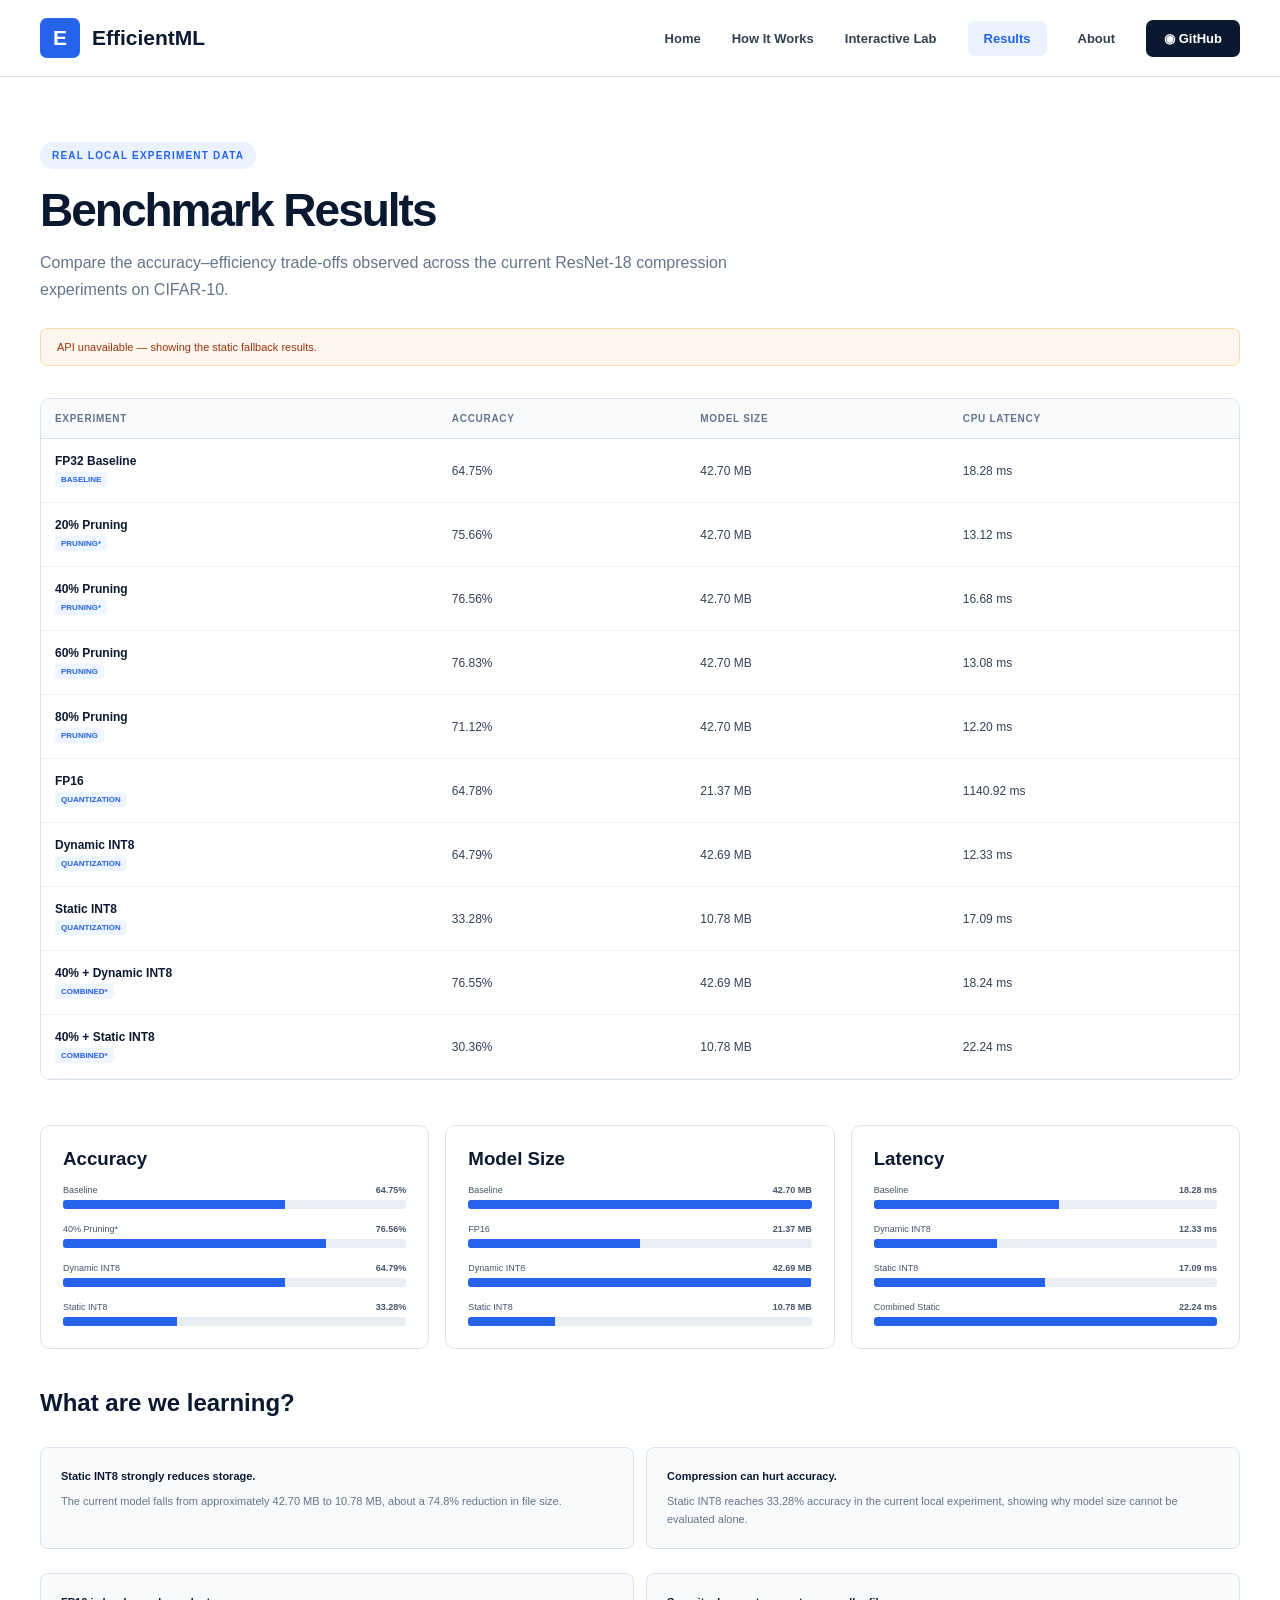
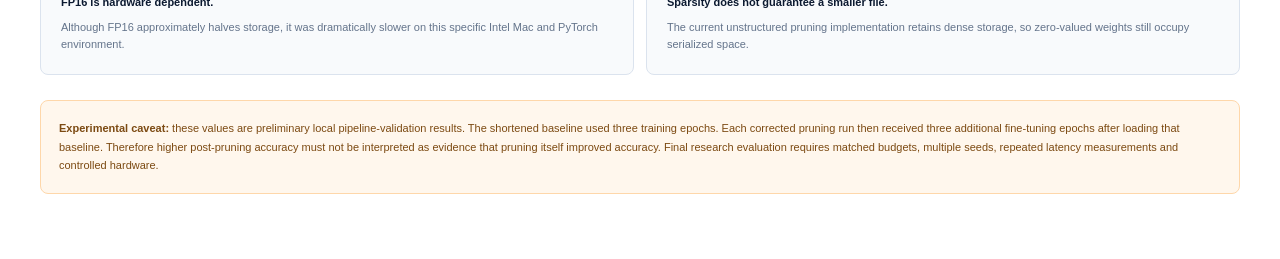
<file: frontend/results.html>
<!DOCTYPE html>
<html lang="en">
<head>
<meta charset="UTF-8">
<meta name="viewport" content="width=device-width,initial-scale=1">
<title>Results | EfficientML</title>
<link rel="stylesheet" href="css/style.css">
<link rel="icon" href="data:image/svg+xml,<svg xmlns=%22http://www.w3.org/2000/svg%22 viewBox=%220 0 100 100%22><text y=%22.9em%22 font-size=%2290%22>E</text></svg>">

<style>
.results-page {
  width: min(1200px, calc(100% - 80px));
  margin: auto;
  padding: 65px 0;
}

.results-page h1 {
  margin-top: 14px;
  color: #0b1930;
  font-size: 46px;
  letter-spacing: -2px;
}

.results-page > p {
  max-width: 760px;
  margin-top: 12px;
  color: #64748b;
  line-height: 1.7;
}

.table-wrap {
  margin-top: 32px;
  overflow-x: auto;
  border: 1px solid #dbe3ee;
  border-radius: 10px;
}

table {
  width: 100%;
  border-collapse: collapse;
  background: white;
}

th {
  padding: 14px;
  text-align: left;
  color: #64748b;
  background: #f8fafc;
  border-bottom: 1px solid #dbe3ee;
  font-size: 10px;
  letter-spacing: .7px;
}

td {
  padding: 15px 14px;
  color: #334155;
  border-bottom: 1px solid #edf1f5;
  font-size: 12px;
}

td strong {
  color: #0b1930;
}

.tag {
  display: inline-block;
  margin-top: 4px;
  padding: 3px 6px;
  color: #2563eb;
  background: #eff6ff;
  border-radius: 4px;
  font-size: 8px;
  font-weight: 700;
}

.charts {
  margin-top: 45px;
  display: grid;
  grid-template-columns: repeat(3,1fr);
  gap: 16px;
}

.chart-card {
  padding: 22px;
  border: 1px solid #dbe3ee;
  border-radius: 10px;
}

.chart-card h3 {
  color: #0b1930;
}

.chart-row {
  margin-top: 15px;
}

.chart-label {
  display: flex;
  justify-content: space-between;
  gap: 8px;
  color: #475569;
  font-size: 9px;
}

.bar-bg {
  height: 9px;
  margin-top: 5px;
  background: #e9eef5;
  border-radius: 3px;
  overflow: hidden;
}

.bar {
  height: 100%;
  background: #2563eb;
}

.findings {
  margin-top: 40px;
}

.findings h2 {
  color: #0b1930;
}

.finding-grid {
  margin-top: 18px;
  display: grid;
  grid-template-columns: repeat(2,1fr);
  gap: 12px;
}

.finding {
  padding: 20px;
  background: #f8fafc;
  border: 1px solid #dbe3ee;
  border-radius: 8px;
}

.finding strong {
  display: block;
  color: #0b1930;
}

.finding p {
  margin-top: 7px;
  color: #64748b;
  font-size: 11px;
  line-height: 1.6;
}

.warning {
  margin-top: 25px;
  padding: 18px;
  color: #7c4a12;
  background: #fff7ed;
  border: 1px solid #fed7aa;
  border-radius: 8px;
  font-size: 11px;
  line-height: 1.7;
}

@media(max-width:900px) {
  .results-page {
    width: calc(100% - 32px);
  }

  .charts,
  .finding-grid {
    grid-template-columns: 1fr;
  }
}
</style>
</head>

<body>

<header>
<nav class="navbar">
<div class="brand">
<div class="brand-icon">E</div>
<span>EfficientML</span>
</div>

<div class="nav-links">
<a href="index.html">Home</a>
<a href="how-it-works.html">How It Works</a>
<a href="lab.html">Interactive Lab</a>
<a class="nav-active" href="results.html">Results</a>
<a href="about.html">About</a>
<a class="github"
href="https://github.com/AnupaLodhi/efficient-ml-benchmark"
target="_blank">◉ GitHub</a>
</div>
</nav>
</header>


<main class="results-page">

<div class="section-tag">REAL LOCAL EXPERIMENT DATA</div>

<h1>Benchmark Results</h1>

<p>
Compare the accuracy–efficiency trade-offs observed across the current
ResNet-18 compression experiments on CIFAR-10.
</p>



<div id="apiStatus" style="
  margin-top:25px;
  padding:12px 16px;
  background:#eff6ff;
  border:1px solid #bfdbfe;
  border-radius:7px;
  color:#315b92;
  font-size:11px;">
  Connecting to live benchmark API...
</div>

<div class="table-wrap">

<table>

<thead>
<tr>
<th>EXPERIMENT</th>
<th>ACCURACY</th>
<th>MODEL SIZE</th>
<th>CPU LATENCY</th>
</tr>
</thead>

<tbody id="resultsBody">

<tr>
<td><strong>FP32 Baseline</strong><br><span class="tag">BASELINE</span></td>
<td>64.75%</td>
<td>42.70 MB</td>
<td>18.28 ms</td>
</tr>

<tr>
<td><strong>20% Pruning</strong><br><span class="tag">PRUNING*</span></td>
<td>75.66%</td>
<td>42.70 MB</td>
<td>13.12 ms</td>
</tr>

<tr>
<td><strong>40% Pruning</strong><br><span class="tag">PRUNING*</span></td>
<td>76.56%</td>
<td>42.70 MB</td>
<td>16.68 ms</td>
</tr>

<tr>
<td><strong>60% Pruning</strong><br><span class="tag">PRUNING</span></td>
<td>76.83%</td>
<td>42.70 MB</td>
<td>13.08 ms</td>
</tr>

<tr>
<td><strong>80% Pruning</strong><br><span class="tag">PRUNING</span></td>
<td>71.12%</td>
<td>42.70 MB</td>
<td>12.20 ms</td>
</tr>

<tr>
<td><strong>FP16</strong><br><span class="tag">QUANTIZATION</span></td>
<td>64.78%</td>
<td>21.37 MB</td>
<td>1140.92 ms</td>
</tr>

<tr>
<td><strong>Dynamic INT8</strong><br><span class="tag">QUANTIZATION</span></td>
<td>64.79%</td>
<td>42.69 MB</td>
<td>12.33 ms</td>
</tr>

<tr>
<td><strong>Static INT8</strong><br><span class="tag">QUANTIZATION</span></td>
<td>33.28%</td>
<td>10.78 MB</td>
<td>17.09 ms</td>
</tr>

<tr>
<td><strong>40% + Dynamic INT8</strong><br><span class="tag">COMBINED*</span></td>
<td>76.55%</td>
<td>42.69 MB</td>
<td>18.24 ms</td>
</tr>

<tr>
<td><strong>40% + Static INT8</strong><br><span class="tag">COMBINED*</span></td>
<td>30.36%</td>
<td>10.78 MB</td>
<td>22.24 ms</td>
</tr>

</tbody>

</table>

</div>


<div class="charts">

<div class="chart-card">

<h3>Accuracy</h3>

<div class="chart-row">
<div class="chart-label"><span>Baseline</span><b>64.75%</b></div>
<div class="bar-bg"><div class="bar" style="width:64.75%"></div></div>
</div>

<div class="chart-row">
<div class="chart-label"><span>40% Pruning*</span><b>76.56%</b></div>
<div class="bar-bg"><div class="bar" style="width:76.56%"></div></div>
</div>

<div class="chart-row">
<div class="chart-label"><span>Dynamic INT8</span><b>64.79%</b></div>
<div class="bar-bg"><div class="bar" style="width:64.79%"></div></div>
</div>

<div class="chart-row">
<div class="chart-label"><span>Static INT8</span><b>33.28%</b></div>
<div class="bar-bg"><div class="bar" style="width:33.28%"></div></div>
</div>

</div>


<div class="chart-card">

<h3>Model Size</h3>

<div class="chart-row">
<div class="chart-label"><span>Baseline</span><b>42.70 MB</b></div>
<div class="bar-bg"><div class="bar" style="width:100%"></div></div>
</div>

<div class="chart-row">
<div class="chart-label"><span>FP16</span><b>21.37 MB</b></div>
<div class="bar-bg"><div class="bar" style="width:50%"></div></div>
</div>

<div class="chart-row">
<div class="chart-label"><span>Dynamic INT8</span><b>42.69 MB</b></div>
<div class="bar-bg"><div class="bar" style="width:99.9%"></div></div>
</div>

<div class="chart-row">
<div class="chart-label"><span>Static INT8</span><b>10.78 MB</b></div>
<div class="bar-bg"><div class="bar" style="width:25.2%"></div></div>
</div>

</div>


<div class="chart-card">

<h3>Latency</h3>

<div class="chart-row">
<div class="chart-label"><span>Baseline</span><b>18.28 ms</b></div>
<div class="bar-bg"><div class="bar" style="width:54%"></div></div>
</div>

<div class="chart-row">
<div class="chart-label"><span>Dynamic INT8</span><b>12.33 ms</b></div>
<div class="bar-bg"><div class="bar" style="width:36%"></div></div>
</div>

<div class="chart-row">
<div class="chart-label"><span>Static INT8</span><b>17.09 ms</b></div>
<div class="bar-bg"><div class="bar" style="width:50%"></div></div>
</div>

<div class="chart-row">
<div class="chart-label"><span>Combined Static</span><b>22.24 ms</b></div>
<div class="bar-bg"><div class="bar" style="width:100%"></div></div>
</div>

</div>

</div>


<section class="findings">

<h2>What are we learning?</h2>

<div class="finding-grid">

<div class="finding">
<strong>Static INT8 strongly reduces storage.</strong>
<p>
The current model falls from approximately 42.70 MB to 10.78 MB,
about a 74.8% reduction in file size.
</p>
</div>

<div class="finding">
<strong>Compression can hurt accuracy.</strong>
<p>
Static INT8 reaches 33.28% accuracy in the current local experiment,
showing why model size cannot be evaluated alone.
</p>
</div>

<div class="finding">
<strong>FP16 is hardware dependent.</strong>
<p>
Although FP16 approximately halves storage, it was dramatically slower
on this specific Intel Mac and PyTorch environment.
</p>
</div>

<div class="finding">
<strong>Sparsity does not guarantee a smaller file.</strong>
<p>
The current unstructured pruning implementation retains dense storage,
so zero-valued weights still occupy serialized space.
</p>
</div>

</div>

</section>


<div class="warning">

<strong>Experimental caveat:</strong>
these values are preliminary local pipeline-validation results.
The shortened baseline used three training epochs. Each corrected pruning run then
received three additional fine-tuning epochs after loading that baseline. Therefore higher
post-pruning accuracy must not be interpreted as evidence that pruning itself improved accuracy.
Final research evaluation requires matched budgets, multiple seeds,
repeated latency measurements and controlled hardware.

</div>

</main>


<script>
const API = "http://127.0.0.1:8000";

function niceTechnique(row) {
  const technique = row.technique || "unknown";
  const q = row.quantization_method;
  const sparsity = Number(row.sparsity || 0);

  if (technique === "baseline")
    return "FP32 Baseline";

  if (technique === "pruning")
    return `${Math.round(sparsity * 100)}% Pruning`;

  if (technique === "quantization") {
    if (q === "fp32") return "FP32 Re-measurement";
    if (q === "fp16") return "FP16";
    if (q === "dynamic_int8") return "Dynamic INT8";
    if (q === "static_int8") return "Static INT8";
  }

  if (technique === "combined") {
    const method =
      q === "dynamic_int8" ? "Dynamic INT8" :
      q === "static_int8" ? "Static INT8" :
      q || "";

    return `${Math.round(sparsity * 100)}% + ${method}`;
  }

  return technique;
}

function tagName(row) {
  if (row.technique === "baseline") return "BASELINE";
  if (row.technique === "pruning") return "PRUNING";
  if (row.technique === "quantization") return "QUANTIZATION";
  if (row.technique === "combined") return "COMBINED";
  return "EXPERIMENT";
}

async function loadRealResults() {
  const status = document.getElementById("apiStatus");
  const tbody = document.getElementById("resultsBody");

  try {
    const response = await fetch(`${API}/results`);

    if (!response.ok)
      throw new Error(`HTTP ${response.status}`);

    const payload = await response.json();

    tbody.innerHTML = payload.results.map(row => `
      <tr>
        <td>
          <strong>${niceTechnique(row)}</strong><br>
          <span class="tag">${tagName(row)}</span>
        </td>

        <td>
          ${row.classification_accuracy != null
            ? (Number(row.classification_accuracy) * 100).toFixed(2) + "%"
            : "—"}
        </td>

        <td>
          ${row.model_size_mb != null
            ? Number(row.model_size_mb).toFixed(2) + " MB"
            : "—"}
        </td>

        <td>
          ${row.latency_mean_ms != null
            ? Number(row.latency_mean_ms).toFixed(2) + " ms"
            : "—"}
        </td>
      </tr>
    `).join("");

    status.innerHTML =
      `● Live API connected &nbsp;·&nbsp; ${payload.count} real experiment rows`;

    status.style.background = "#f0fdf4";
    status.style.borderColor = "#bbf7d0";
    status.style.color = "#166534";

  } catch (error) {

    status.innerHTML =
      "API unavailable — showing the static fallback results.";

    status.style.background = "#fff7ed";
    status.style.borderColor = "#fed7aa";
    status.style.color = "#9a3412";

    console.error(error);
  }
}

loadRealResults();
</script>

</body>
</html>
</file>
<file: frontend/css/style.css>
* {
  margin: 0;
  padding: 0;
  box-sizing: border-box;
}

:root {
  --navy: #0b1930;
  --text: #17243a;
  --muted: #64748b;
  --blue: #2563eb;
  --blue2: #3b82f6;
  --light-blue: #eaf2ff;
  --border: #dbe3ee;
  --section: #f4f7fb;
  --white: #ffffff;
}

html {
  scroll-behavior: smooth;
}

body {
  font-family: Inter, -apple-system, BlinkMacSystemFont, "Segoe UI", sans-serif;
  color: var(--text);
  background: white;
}

header {
  border-bottom: 1px solid var(--border);
}

.navbar {
  width: min(1400px, calc(100% - 80px));
  height: 76px;
  margin: auto;

  display: flex;
  align-items: center;
  justify-content: space-between;
}

.brand {
  display: flex;
  align-items: center;
  gap: 12px;

  color: var(--navy);
  font-size: 21px;
  font-weight: 800;
}

.brand-icon {
  width: 40px;
  height: 40px;

  display: grid;
  place-items: center;

  color: white;
  background: var(--blue);

  border-radius: 7px;
  font-weight: 800;
}

.nav-links {
  display: flex;
  align-items: center;
  gap: 31px;
}

.nav-links a {
  color: #334155;
  text-decoration: none;
  font-size: 13px;
  font-weight: 600;
}

.nav-links a:hover {
  color: var(--blue);
}

.nav-links .nav-active {
  padding: 10px 16px;
  color: var(--blue);
  background: var(--light-blue);
  border-radius: 7px;
}

.nav-links .github {
  padding: 11px 18px;
  color: white;
  background: var(--navy);
  border-radius: 7px;
}


/* HERO */

.hero {
  width: min(1400px, calc(100% - 80px));
  margin: auto;

  display: grid;
  grid-template-columns: .92fr 1.08fr;
  gap: 45px;

  padding: 55px 0 65px;
}

.hero-left {
  padding-top: 5px;
}

.badge,
.section-tag {
  width: fit-content;

  padding: 8px 12px;

  color: var(--blue);
  background: var(--light-blue);

  border-radius: 999px;

  font-size: 10px;
  font-weight: 800;
  letter-spacing: 1.2px;
}

.badge {
  display: flex;
  align-items: center;
  gap: 7px;

  margin-bottom: 22px;
}

.badge span {
  width: 6px;
  height: 6px;
  background: var(--blue);
  border-radius: 50%;
}

.hero h1 {
  max-width: 660px;

  color: var(--navy);

  font-size: clamp(47px, 4.4vw, 67px);
  line-height: 1.02;
  letter-spacing: -3.2px;
}

.hero h1 em {
  color: var(--blue);
  font-style: normal;
}

.subtitle {
  max-width: 650px;

  margin-top: 22px;

  color: var(--muted);

  font-size: 16px;
  line-height: 1.65;
}

.actions {
  display: flex;
  gap: 12px;

  margin-top: 27px;
}

.actions a {
  padding: 13px 19px;

  text-decoration: none;

  border-radius: 7px;

  font-size: 13px;
  font-weight: 700;
}

.primary {
  color: white;
  background: var(--blue);
}

.secondary {
  color: var(--navy);
  background: white;
  border: 1px solid #b9c5d4;
}


/* BASELINE */

.baseline-box {
  margin-top: 27px;
  padding: 17px 20px 13px;

  border: 1px solid var(--border);
  border-radius: 9px;
}

.small-label {
  margin-bottom: 14px;

  color: #64748b;

  font-size: 9px;
  font-weight: 800;
  letter-spacing: 1.2px;
}

.metrics {
  display: grid;
  grid-template-columns: repeat(4, 1fr);
}

.metrics div {
  text-align: center;
}

.metrics div + div {
  border-left: 1px solid var(--border);
}

.metrics strong,
.metrics span {
  display: block;
}

.metrics strong {
  color: var(--navy);
  font-size: 18px;
}

.metrics span {
  margin-top: 6px;

  color: var(--muted);
  font-size: 11px;
}

.research-note {
  margin-top: 10px;

  color: #64748b;

  font-size: 11px;
  line-height: 1.5;
}


/* ARCHITECTURE */

.architecture-card {
  padding: 22px;

  background: #fbfcfe;

  border: 1px solid var(--border);
  border-radius: 11px;
}

.architecture-header {
  display: flex;
  align-items: center;
  justify-content: space-between;
}

.architecture-header h3 {
  color: var(--navy);
  font-size: 17px;
}

.architecture-header span {
  padding: 8px 14px;

  color: var(--blue);
  background: var(--light-blue);

  border-radius: 999px;

  font-size: 11px;
  font-weight: 700;
}

.architecture-flow {
  min-height: 330px;

  display: flex;
  align-items: center;
  justify-content: center;

  gap: 10px;
}

.arch-stage {
  min-width: 55px;

  display: flex;
  flex-direction: column;
  align-items: center;
}

.arch-stage strong {
  margin-top: 11px;

  color: #334155;

  font-size: 10px;
  line-height: 1.25;
  text-align: center;
}

.arch-stage span {
  margin-top: 4px;

  color: #64748b;

  font-size: 9px;
}

.arrow,
.diagram-arrow {
  color: #334155;
  font-size: 21px;
  font-weight: 700;
}


/* CAT */

.image-stack {
  position: relative;

  width: 61px;
  height: 61px;
}

.stack-back,
.stack-middle,
.cat-image {
  position: absolute;

  width: 55px;
  height: 55px;

  border: 1px solid #8da2bd;
}

.stack-back {
  left: 6px;
  top: -6px;
  background: #dbeafe;
}

.stack-middle {
  left: 3px;
  top: -3px;
  background: #eaf2ff;
}

.cat-image {
  display: grid;
  place-items: center;

  background: #d8c2a6;
}

.cat-head {
  position: relative;

  width: 36px;
  height: 33px;

  background: #c49462;

  border-radius: 45% 45% 48% 48%;
}

.ear {
  position: absolute;
  top: -9px;

  width: 0;
  height: 0;

  border-left: 8px solid transparent;
  border-right: 8px solid transparent;
  border-bottom: 14px solid #a9764a;
}

.left-ear {
  left: 0;
  transform: rotate(-18deg);
}

.right-ear {
  right: 0;
  transform: rotate(18deg);
}

.cat-eye {
  position: absolute;
  top: 12px;

  width: 5px;
  height: 5px;

  background: #183153;

  border-radius: 50%;
}

.eye-left {
  left: 8px;
}

.eye-right {
  right: 8px;
}

.cat-nose {
  position: absolute;

  left: 16px;
  top: 20px;

  width: 5px;
  height: 4px;

  background: #6b4031;

  border-radius: 50%;
}

.whisker {
  position: absolute;

  width: 13px;
  height: 1px;

  background: #704e3a;
}

.w1 { left: -7px; top: 21px; transform: rotate(8deg); }
.w2 { left: -7px; top: 25px; transform: rotate(-8deg); }
.w3 { right: -7px; top: 21px; transform: rotate(-8deg); }
.w4 { right: -7px; top: 25px; transform: rotate(8deg); }


/* TENSOR BLOCKS */

.tensor {
  width: 40px;
  height: 85px;

  background: #cfe0f7;

  border: 1px solid #7895bc;

  transform: skewY(-7deg);
}

.tensor-one {
  width: 37px;
  height: 91px;
}

.tensor-stack {
  position: relative;

  width: 45px;
  height: 94px;
}

.tensor-stack i {
  position: absolute;

  width: 38px;
  height: 90px;

  background: #c9dcf6;

  border: 1px solid #7694bd;

  transform: skewY(-7deg);
}

.tensor-stack i:nth-child(1) { left: 0; }
.tensor-stack i:nth-child(2) { left: 5px; }
.tensor-stack i:nth-child(3) { left: 10px; }

.tensor-stack.medium i {
  background: #bfd5f3;
}

.tensor-stack.dark i {
  background: #b4cef1;
}

.tensor-stack.darker i {
  background: #aac7ed;
}

.small-tensor {
  width: 32px;
  height: 70px;
}


/* OUTPUT CLASSES */

.classes {
  width: 78px;

  padding: 8px 0;

  display: flex;
  flex-direction: column;

  background: white;

  border: 1px solid #cbd5e1;
  border-radius: 6px;
}

.classes span {
  padding: 3px 9px;

  color: #475569;

  font-size: 9px;
}

.classes .selected-class {
  color: var(--blue);
  background: #dbeafe;
  font-weight: 700;
}

.architecture-output {
  text-align: right;

  color: #475569;

  font-size: 11px;
}

.architecture-output strong {
  color: var(--navy);
}


/* HOW SECTION */

.how-section {
  background: #f4f7fb;
  border-top: 1px solid #edf1f5;
}

.section-container {
  width: min(1400px, calc(100% - 80px));

  margin: auto;
  padding: 65px 0 75px;
}

.section-container h2,
.lab-section h2 {
  margin-top: 12px;

  color: var(--navy);

  font-size: 38px;
  letter-spacing: -1.6px;
}

.section-subtitle {
  margin-top: 5px;

  color: var(--muted);

  font-size: 14px;
}

.concept-grid {
  display: grid;
  grid-template-columns: repeat(3, 1fr);

  gap: 18px;

  margin-top: 30px;
}

.concept-card {
  min-height: 360px;

  padding: 20px;

  background: white;

  border: 1px solid var(--border);
  border-radius: 10px;
}

.concept-top {
  min-height: 110px;

  display: flex;
  gap: 16px;
}

.number {
  flex: 0 0 43px;

  width: 43px;
  height: 43px;

  display: grid;
  place-items: center;

  border-radius: 50%;

  font-size: 12px;
  font-weight: 800;
}

.red {
  color: #dc2626;
  background: #fee2e2;
}

.green {
  color: #16a34a;
  background: #dcfce7;
}

.orange {
  color: #ea580c;
  background: #ffedd5;
}

.concept-top h3 {
  color: var(--navy);

  font-size: 17px;
}

.concept-top p {
  margin-top: 6px;

  color: var(--muted);

  font-size: 12px;
  line-height: 1.5;
}


/* PRUNING DIAGRAM */

.pruning-diagram,
.quant-diagram {
  height: 160px;

  display: flex;
  align-items: center;
  justify-content: center;
  gap: 22px;

  background: #f8fafc;

  border-radius: 8px;
}

.mini-network {
  width: 125px;

  text-align: center;
}

.mini-row {
  display: flex;
  justify-content: space-around;
}

.mini-row i {
  width: 15px;
  height: 15px;

  display: block;

  background: white;

  border: 2px solid var(--blue2);
  border-radius: 50%;
}

.network-lines {
  height: 38px;

  position: relative;
}

.network-lines b {
  position: absolute;

  width: 55px;
  height: 2px;

  background: #94a3b8;

  transform-origin: left center;
}

.network-lines b:nth-child(1) {
  left: 20px;
  top: 7px;
  transform: rotate(25deg);
}

.network-lines b:nth-child(2) {
  left: 20px;
  top: 30px;
  transform: rotate(-25deg);
}

.network-lines b:nth-child(3) {
  left: 48px;
  top: 7px;
  transform: rotate(25deg);
}

.network-lines b:nth-child(4) {
  left: 48px;
  top: 30px;
  transform: rotate(-25deg);
}

.mini-network span,
.mini-network small {
  display: block;
}

.mini-network span {
  margin-top: 8px;

  color: #334155;

  font-size: 10px;
  font-weight: 700;
}

.mini-network small {
  margin-top: 3px;

  color: #64748b;

  font-size: 9px;
}

.removed {
  opacity: .18;
  border-style: dashed !important;
}

.removed-line {
  opacity: .12;
}


/* QUANTIZATION */

.precision-group {
  min-width: 135px;

  text-align: center;
}

.precision-group strong {
  color: var(--navy);

  font-size: 11px;
}

.precision-group span {
  display: block;

  margin-top: 10px;

  color: #64748b;

  font-size: 9px;
}

.bits {
  margin-top: 15px;

  display: flex;
  justify-content: center;
  gap: 3px;
}

.bits i {
  width: 19px;
  height: 20px;

  display: block;

  background: #60a5fa;

  border: 1px solid #3b82f6;
  border-radius: 2px;
}

.fp32-bits i:nth-child(5),
.fp32-bits i:nth-child(6) {
  background: #dbeafe;
}

.int8-bits i {
  background: #2563eb;
}


/* BENCHMARK */

.benchmark-diagram {
  height: 160px;

  display: grid;
  grid-template-columns: repeat(4, 1fr);

  gap: 4px;
}

.benchmark-item {
  padding: 18px 5px 10px;

  text-align: center;

  background: #f8fafc;

  border-radius: 7px;
}

.benchmark-item strong,
.benchmark-item span {
  display: block;
}

.benchmark-item strong {
  margin-top: 11px;

  color: #334155;

  font-size: 9px;
}

.benchmark-item span {
  margin-top: 7px;

  color: #718096;

  font-size: 8px;
  line-height: 1.3;
}

.bars {
  height: 32px;

  display: flex;
  align-items: flex-end;
  justify-content: center;
  gap: 3px;
}

.bars i {
  width: 5px;

  display: block;

  background: var(--navy);
}

.bars i:nth-child(1) { height: 11px; }
.bars i:nth-child(2) { height: 20px; }
.bars i:nth-child(3) { height: 30px; }

.database-icon {
  height: 32px;

  display: flex;
  flex-direction: column;
  align-items: center;
  justify-content: center;
}

.database-icon i {
  width: 28px;
  height: 9px;

  display: block;

  border: 2px solid var(--navy);
  border-radius: 50%;
}

.database-icon i + i {
  margin-top: -3px;
}

.clock-icon {
  width: 31px;
  height: 31px;

  margin: auto;

  position: relative;

  border: 2px solid var(--navy);
  border-radius: 50%;
}

.clock-icon::before {
  content: "";

  position: absolute;

  left: 14px;
  top: 6px;

  width: 2px;
  height: 9px;

  background: var(--navy);
}

.clock-icon::after {
  content: "";

  position: absolute;

  left: 14px;
  top: 14px;

  width: 8px;
  height: 2px;

  background: var(--navy);

  transform: rotate(25deg);
  transform-origin: left;
}

.speed-icon {
  width: 36px;
  height: 19px;

  margin: 8px auto 4px;

  position: relative;

  border: 2px solid var(--navy);
  border-bottom: 0;

  border-radius: 36px 36px 0 0;
}

.speed-icon::after {
  content: "";

  position: absolute;

  left: 17px;
  bottom: -1px;

  width: 2px;
  height: 15px;

  background: var(--navy);

  transform: rotate(35deg);
  transform-origin: bottom;
}

.card-insight {
  margin-top: 12px;
  padding: 10px 12px;

  color: #48658d;
  background: #f8fafc;

  border-radius: 6px;

  font-size: 9px;
}


/* LAB */

.lab-section {
  width: min(1200px, calc(100% - 80px));

  margin: auto;
  padding: 75px 0;
}

.techniques {
  display: flex;
  flex-wrap: wrap;
  gap: 9px;

  margin-top: 30px;
}

.tech {
  padding: 10px 15px;

  color: #475569;
  background: white;

  border: 1px solid #cbd5e1;
  border-radius: 6px;

  cursor: pointer;

  font-weight: 600;
}

.tech:hover,
.active-tech {
  color: white;
  background: var(--blue);
  border-color: var(--blue);
}

.comparison {
  margin-top: 17px;

  display: grid;
  grid-template-columns: repeat(4, 1fr);

  gap: 12px;
}

.comparison-card {
  padding: 22px;

  border: 1px solid var(--border);
  border-radius: 8px;
}

.comparison-card span,
.comparison-card strong {
  display: block;
}

.comparison-card span {
  color: #718096;

  font-size: 9px;
  font-weight: 800;
  letter-spacing: 1px;
}

.comparison-card strong {
  margin-top: 10px;

  color: var(--navy);

  font-size: 19px;
}

.finding {
  margin-top: 12px;
  padding: 16px;

  color: #475569;
  background: #f8fafc;

  border: 1px solid var(--border);
  border-left: 4px solid var(--blue);

  border-radius: 6px;

  font-size: 11px;
  line-height: 1.6;
}


/* RESULTS */

.results-section {
  background: #f4f7fb;
}

.results-section p {
  max-width: 720px;

  margin-top: 17px;

  color: var(--muted);

  font-size: 14px;
  line-height: 1.7;
}


/* ABOUT */

.about-section {
  width: min(1200px, calc(100% - 80px));

  margin: auto;
  padding: 35px 0;

  display: flex;
  justify-content: space-between;

  color: #64748b;

  font-size: 11px;
}

.about-section strong,
.about-section span {
  display: block;
}

.about-section strong {
  margin-bottom: 5px;

  color: var(--navy);
}


/* RESPONSIVE */

@media (max-width: 1150px) {

  .hero {
    grid-template-columns: 1fr;
  }

  .concept-grid {
    grid-template-columns: 1fr;
  }

}

@media (max-width: 800px) {

  .navbar,
  .hero,
  .section-container,
  .lab-section,
  .about-section {
    width: calc(100% - 32px);
  }

  .nav-links a:not(.github) {
    display: none;
  }

  .architecture-flow {
    overflow-x: auto;
    justify-content: flex-start;
    padding: 30px 10px;
  }

  .metrics,
  .comparison {
    grid-template-columns: repeat(2, 1fr);
  }

  .about-section {
    flex-direction: column;
    gap: 15px;
  }

}
</file>
